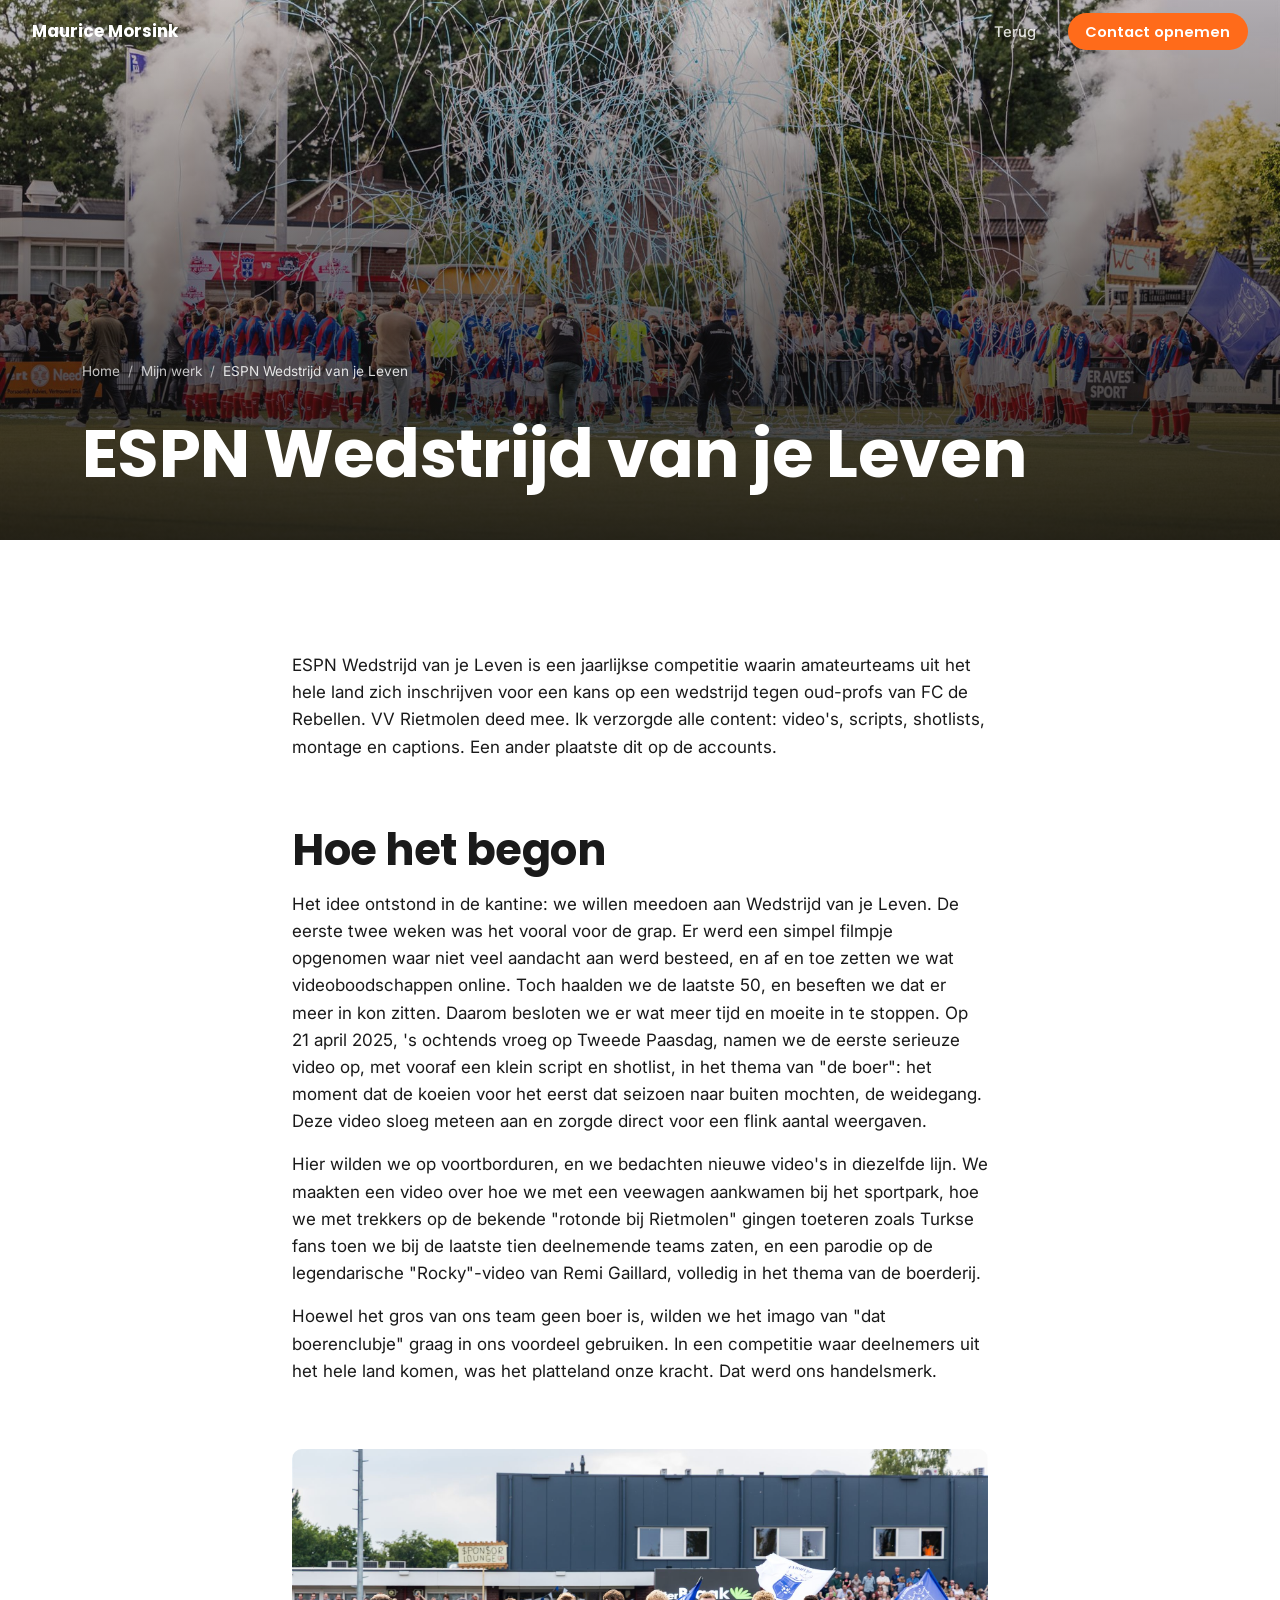
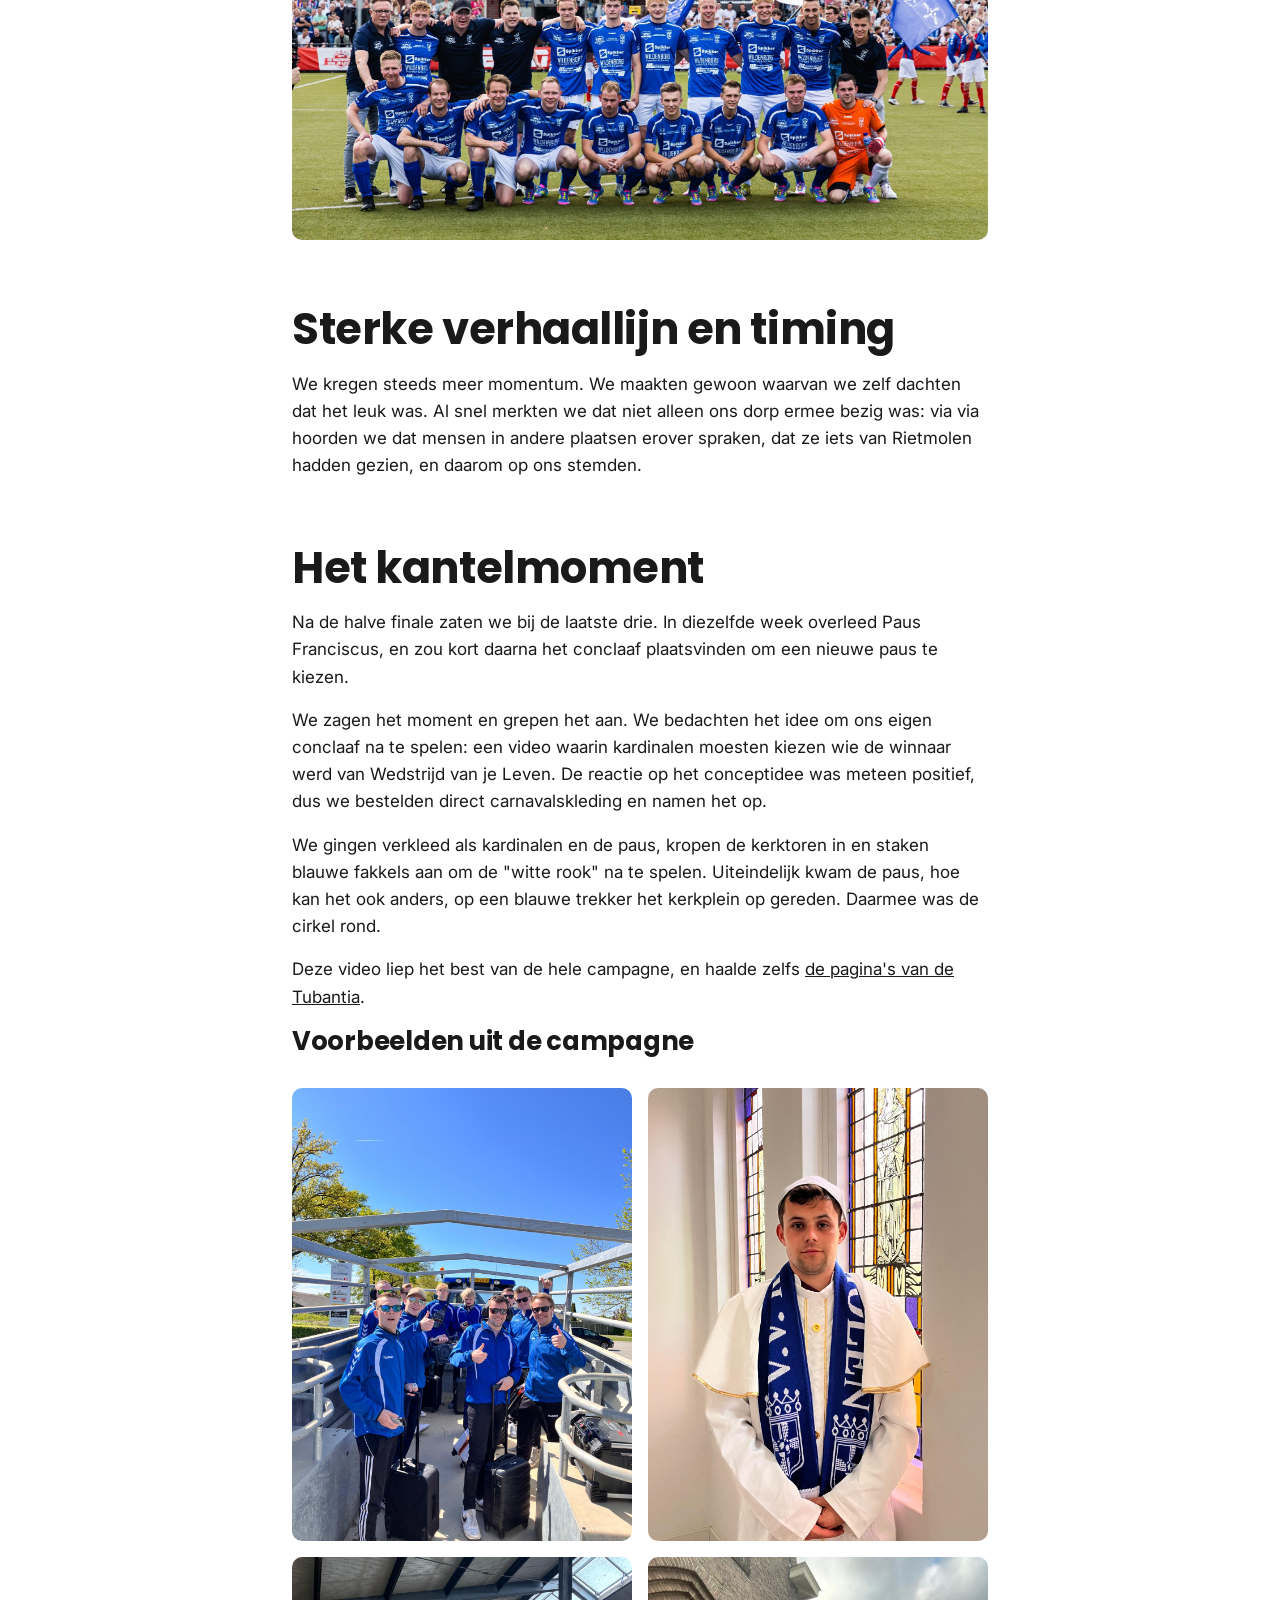
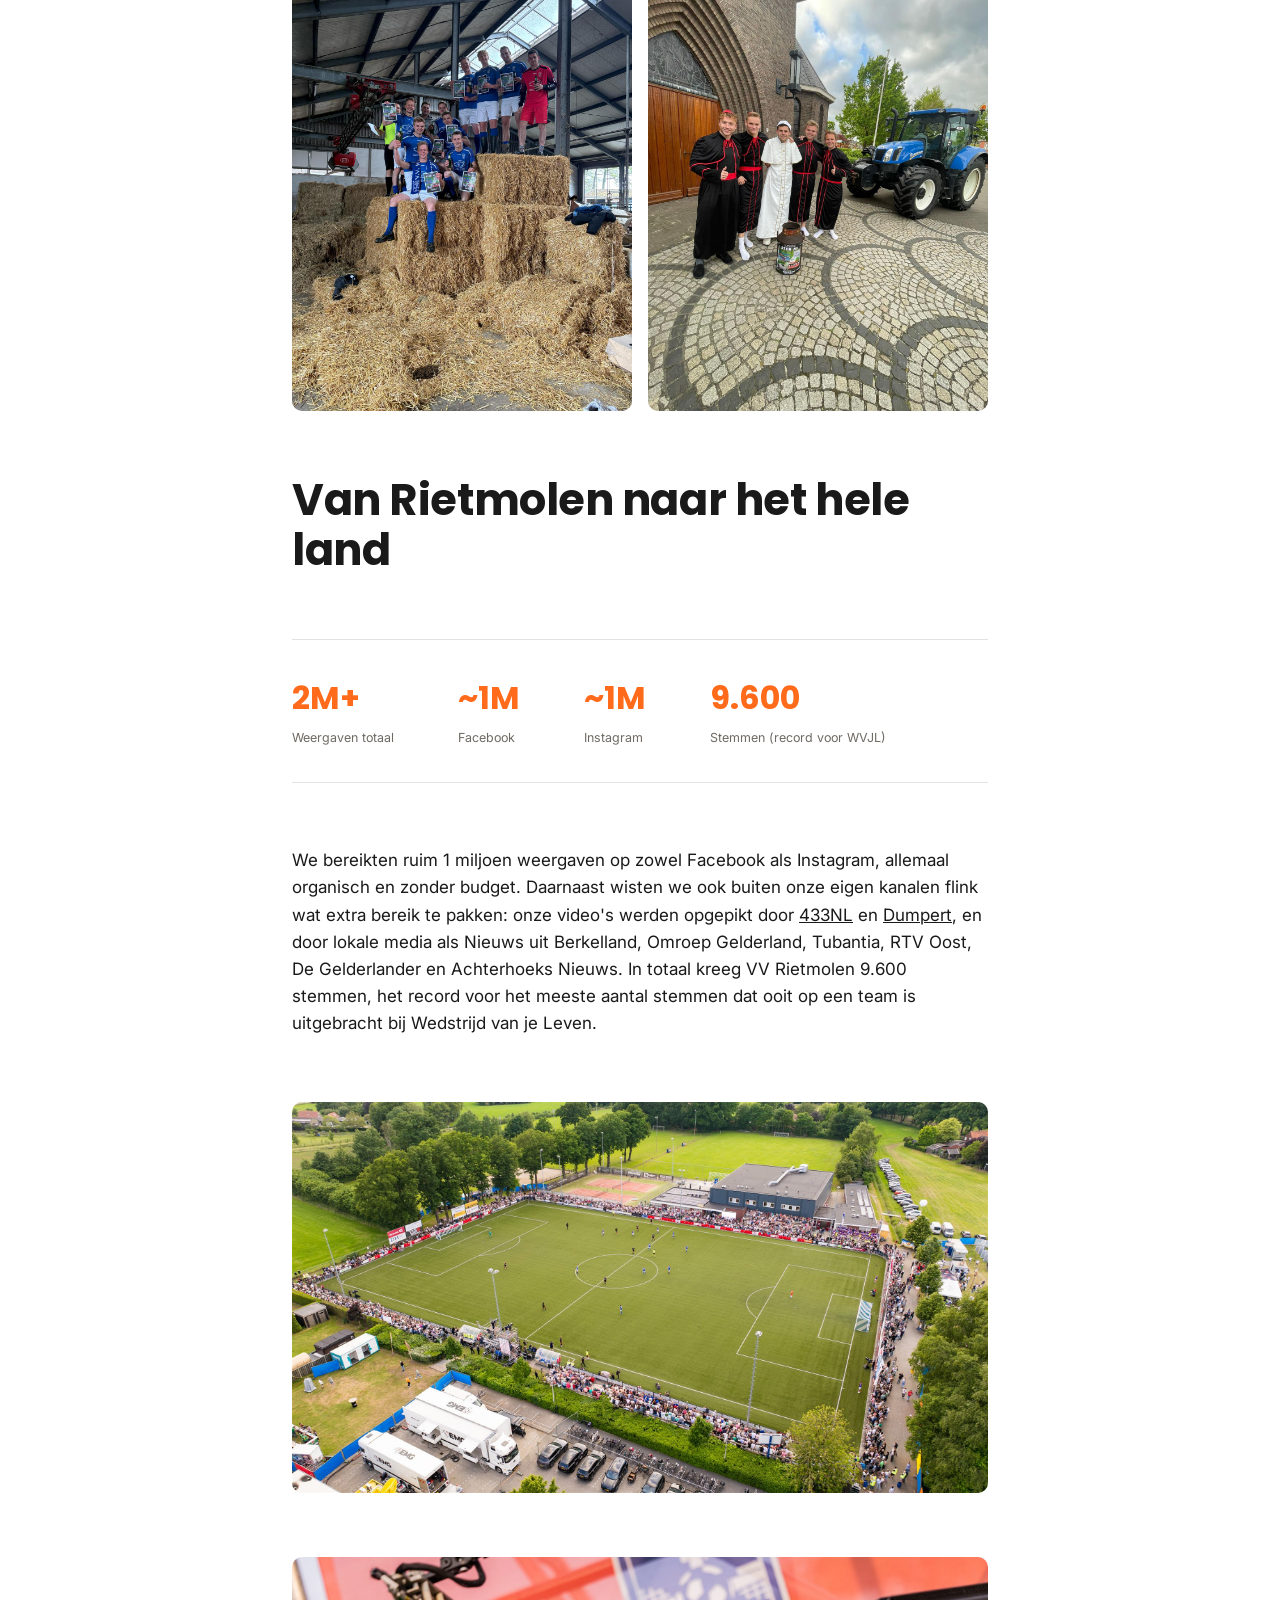
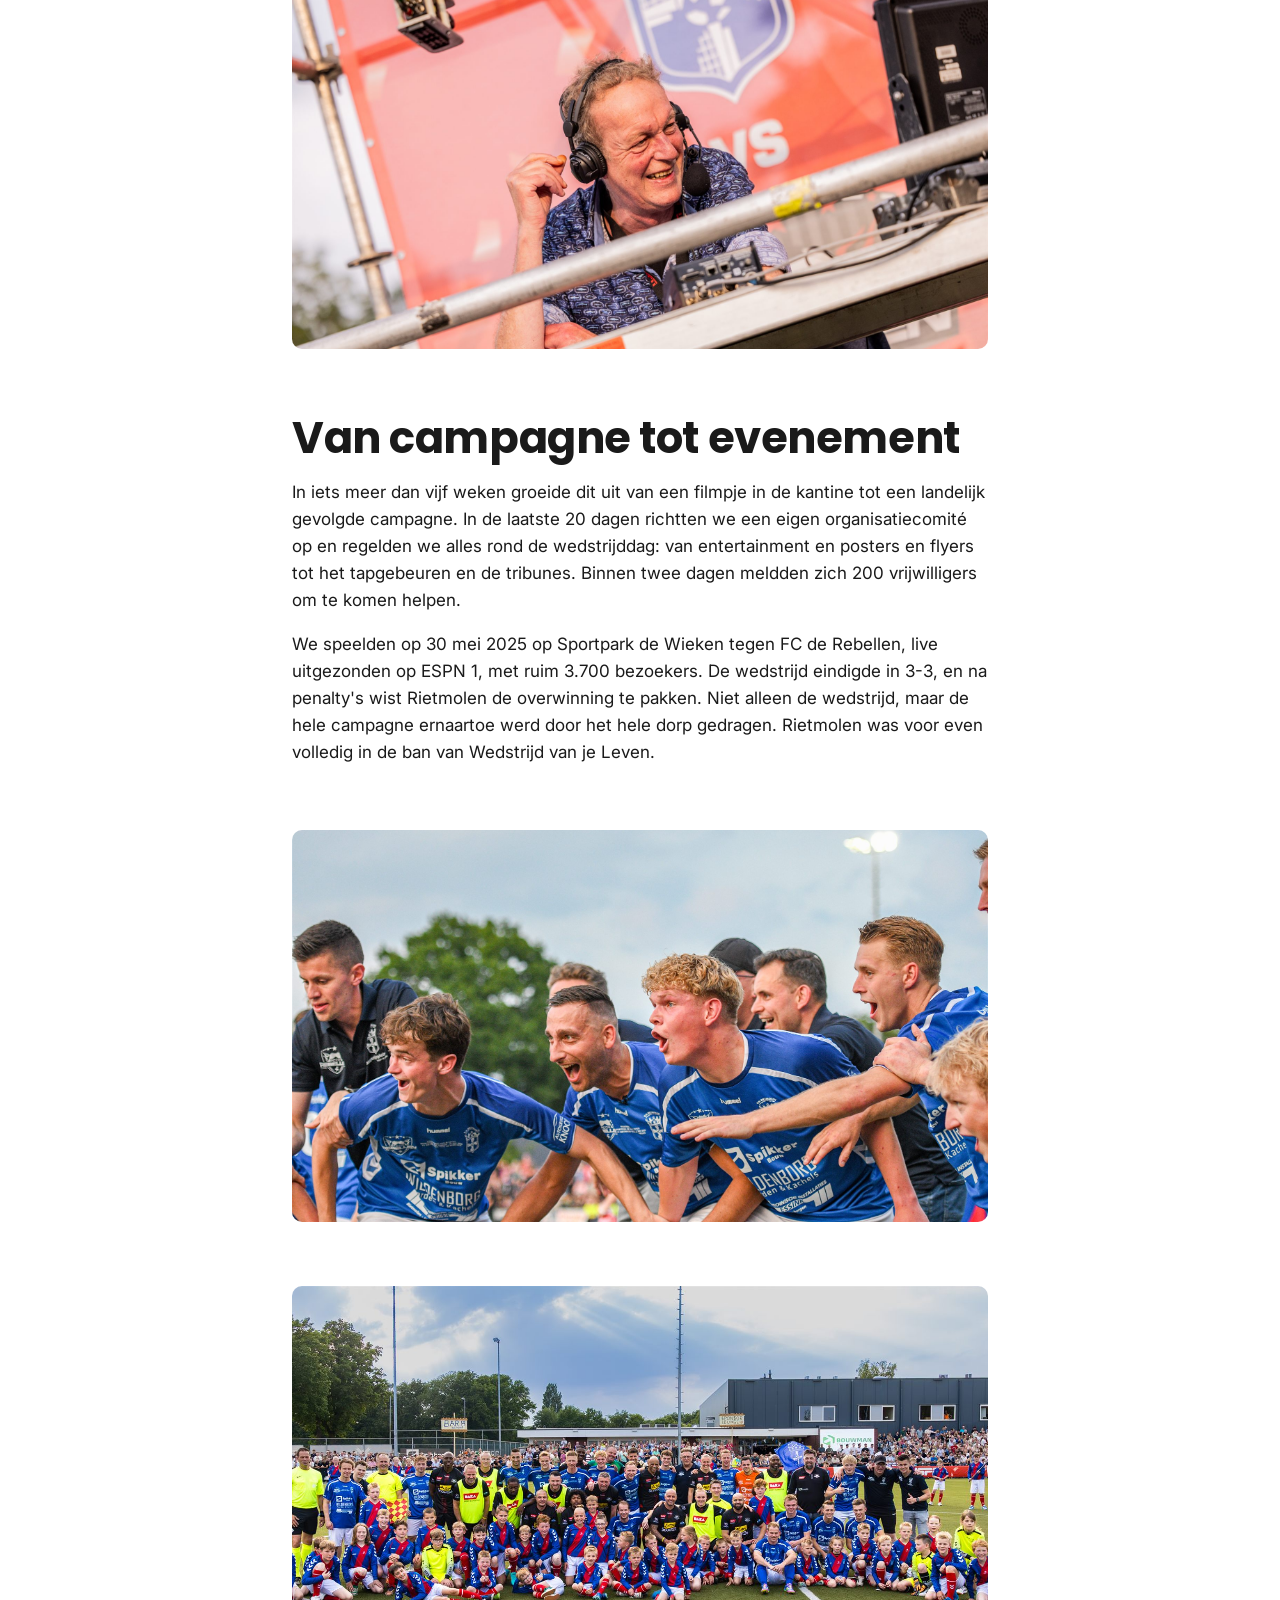
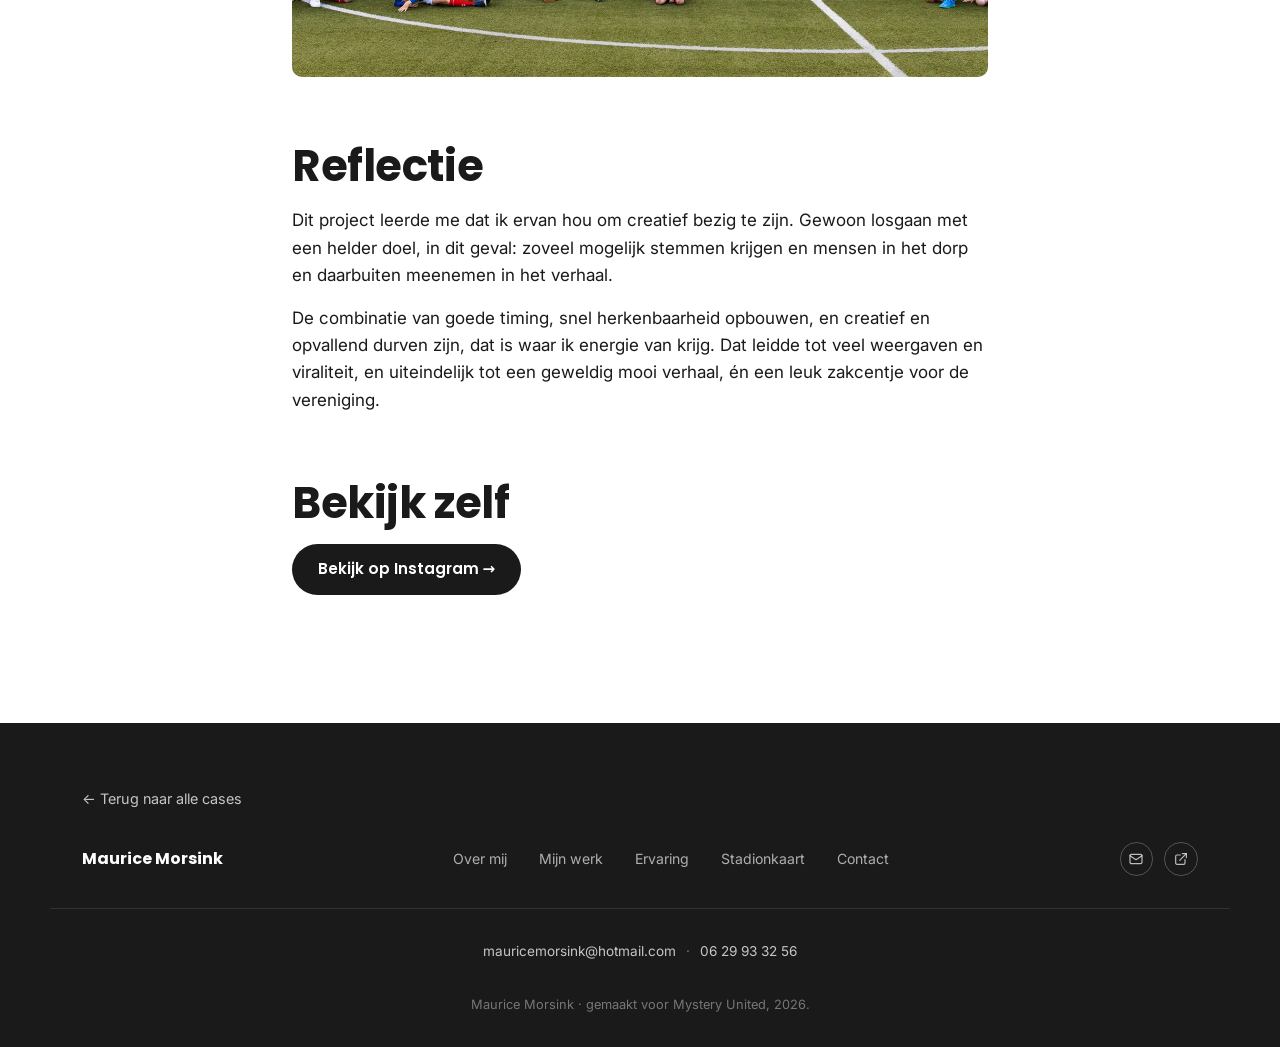
<file: cases/espn-wedstrijd-van-je-leven.html>
<!DOCTYPE html>
<html lang="nl">
<head>
<!-- Google Tag Manager -->
<script>(function(w,d,s,l,i){w[l]=w[l]||[];w[l].push({'gtm.start':
new Date().getTime(),event:'gtm.js'});var f=d.getElementsByTagName(s)[0],
j=d.createElement(s),dl=l!='dataLayer'?'&l='+l:'';j.async=true;j.src=
'https://www.googletagmanager.com/gtm.js?id='+i+dl;f.parentNode.insertBefore(j,f);
})(window,document,'script','dataLayer','GTM-KGGXTJ9X');</script>
<!-- End Google Tag Manager -->
<meta charset="UTF-8">
<meta name="viewport" content="width=device-width, initial-scale=1.0">
<title>Case: ESPN Wedstrijd van je Leven · Maurice Morsink</title>

<link rel="preconnect" href="https://fonts.googleapis.com">
<link rel="preconnect" href="https://fonts.gstatic.com" crossorigin>
<link href="https://fonts.googleapis.com/css2?family=Inter:wght@400;500;600&family=Poppins:wght@500;600;700&display=swap" rel="stylesheet">
<link rel="stylesheet" href="../css/styles.css">
</head>
<body>
<!-- Google Tag Manager (noscript) -->
<noscript><iframe src="https://www.googletagmanager.com/ns.html?id=GTM-KGGXTJ9X"
height="0" width="0" style="display:none;visibility:hidden"></iframe></noscript>
<!-- End Google Tag Manager (noscript) -->

<nav class="nav is-scrolled">
  <a href="../index.html" class="nav-logo">Maurice Morsink</a>
  <ul class="nav-links nav-links-simple">
    <li><a href="../index.html#contentmarketeer">Terug</a></li>
    <li><a href="../index.html#contact" class="nav-cta">Contact opnemen</a></li>
  </ul>
</nav>

<header class="case-hero">
  <figure class="photo" data-num="12"><img src="../assets/photos/foto-12.jpg" alt="ESPN Wedstrijd van je Leven" onerror="this.parentElement.classList.add('missing')"></figure>
  <div class="container case-hero-content">
    <nav class="breadcrumb" aria-label="Breadcrumb">
      <a href="../index.html">Home</a>
      <span>/</span>
      <a href="../index.html#contentmarketeer">Mijn werk</a>
      <span>/</span>
      <span aria-current="page">ESPN Wedstrijd van je Leven</span>
    </nav>

    <h1>ESPN Wedstrijd van je Leven</h1>
  </div>
</header>

<article class="case-body">
  <p>ESPN Wedstrijd van je Leven is een jaarlijkse competitie waarin amateurteams uit het hele land zich inschrijven voor een kans op een wedstrijd tegen oud-profs van FC de Rebellen. VV Rietmolen deed mee. Ik verzorgde alle content: video's, scripts, shotlists, montage en captions. Een ander plaatste dit op de accounts.</p>

  <h2>Hoe het begon</h2>
  <p>Het idee ontstond in de kantine: we willen meedoen aan Wedstrijd van je Leven. De eerste twee weken was het vooral voor de grap. Er werd een simpel filmpje opgenomen waar niet veel aandacht aan werd besteed, en af en toe zetten we wat videoboodschappen online. Toch haalden we de laatste 50, en beseften we dat er meer in kon zitten. Daarom besloten we er wat meer tijd en moeite in te stoppen. Op 21 april 2025, 's ochtends vroeg op Tweede Paasdag, namen we de eerste serieuze video op, met vooraf een klein script en shotlist, in het thema van "de boer": het moment dat de koeien voor het eerst dat seizoen naar buiten mochten, de weidegang. Deze video sloeg meteen aan en zorgde direct voor een flink aantal weergaven.</p>
  <p>Hier wilden we op voortborduren, en we bedachten nieuwe video's in diezelfde lijn. We maakten een video over hoe we met een veewagen aankwamen bij het sportpark, hoe we met trekkers op de bekende "rotonde bij Rietmolen" gingen toeteren zoals Turkse fans toen we bij de laatste tien deelnemende teams zaten, en een parodie op de legendarische "Rocky"-video van Remi Gaillard, volledig in het thema van de boerderij.</p>
  <p>Hoewel het gros van ons team geen boer is, wilden we het imago van "dat boerenclubje" graag in ons voordeel gebruiken. In een competitie waar deelnemers uit het hele land komen, was het platteland onze kracht. Dat werd ons handelsmerk.</p>

  <figure class="photo" data-num="55"><img src="../assets/photos/foto-55.jpg" alt="VV Rietmolen teamfoto met vlaggen en publiek" onerror="this.parentElement.classList.add('missing')"></figure>

  <h2>Sterke verhaallijn en timing</h2>
  <p>We kregen steeds meer momentum. We maakten gewoon waarvan we zelf dachten dat het leuk was. Al snel merkten we dat niet alleen ons dorp ermee bezig was: via via hoorden we dat mensen in andere plaatsen erover spraken, dat ze iets van Rietmolen hadden gezien, en daarom op ons stemden.</p>

  <h2>Het kantelmoment</h2>
  <p>Na de halve finale zaten we bij de laatste drie. In diezelfde week overleed Paus Franciscus, en zou kort daarna het conclaaf plaatsvinden om een nieuwe paus te kiezen.</p>
  <p>We zagen het moment en grepen het aan. We bedachten het idee om ons eigen conclaaf na te spelen: een video waarin kardinalen moesten kiezen wie de winnaar werd van Wedstrijd van je Leven. De reactie op het conceptidee was meteen positief, dus we bestelden direct carnavalskleding en namen het op.</p>
  <p>We gingen verkleed als kardinalen en de paus, kropen de kerktoren in en staken blauwe fakkels aan om de "witte rook" na te spelen. Uiteindelijk kwam de paus, hoe kan het ook anders, op een blauwe trekker het kerkplein op gereden. Daarmee was de cirkel rond.</p>
  <p>Deze video liep het best van de hele campagne, en haalde zelfs <a href="https://www.tubantia.nl/play/productie/vv-rietmolen-speelt-het-vaticaan-na-1399863" target="_blank" rel="noopener">de pagina's van de Tubantia</a>.</p>

  <h3>Voorbeelden uit de campagne</h3>
  <div class="case-example-grid">
    <figure class="photo" data-num="57"><img src="../assets/photos/foto-57.jpg" alt="Het team in trainingspakken in de veekar, als vertrekhal geënsceneerd" onerror="this.parentElement.classList.add('missing')"></figure>
    <figure class="photo" data-num="58"><img src="../assets/photos/foto-58.jpg" alt="In vol pausornaat voor de pausvideo" onerror="this.parentElement.classList.add('missing')"></figure>
    <figure class="photo" data-num="59"><img src="../assets/photos/foto-59.jpg" alt="Het team in de schuur met STEM NU-posters" onerror="this.parentElement.classList.add('missing')"></figure>
    <figure class="photo" data-num="61"><img src="../assets/photos/foto-61.jpg" alt="Kardinalen en de paus voor de kerk, met een trekker op de achtergrond" onerror="this.parentElement.classList.add('missing')"></figure>
  </div>

  <h2>Van Rietmolen naar het hele land</h2>
  <div class="case-stats-row">
    <div class="case-stat"><strong>2M+</strong><span>Weergaven totaal</span></div>
    <div class="case-stat"><strong>~1M</strong><span>Facebook</span></div>
    <div class="case-stat"><strong>~1M</strong><span>Instagram</span></div>
    <div class="case-stat"><strong>9.600</strong><span>Stemmen (record voor WVJL)</span></div>
  </div>
  <p>We bereikten ruim 1 miljoen weergaven op zowel Facebook als Instagram, allemaal organisch en zonder budget. Daarnaast wisten we ook buiten onze eigen kanalen flink wat extra bereik te pakken: onze video's werden opgepikt door <a href="https://www.instagram.com/reels/DJMalUdsggn/" target="_blank" rel="noopener">433NL</a> en <a href="https://www.dumpert.nl/item/100121280_c7a6d3f5" target="_blank" rel="noopener">Dumpert</a>, en door lokale media als Nieuws uit Berkelland, Omroep Gelderland, Tubantia, RTV Oost, De Gelderlander en Achterhoeks Nieuws. In totaal kreeg VV Rietmolen 9.600 stemmen, het record voor het meeste aantal stemmen dat ooit op een team is uitgebracht bij Wedstrijd van je Leven.</p>

  <figure class="photo" data-num="60"><img src="../assets/photos/foto-60.jpg" alt="Luchtfoto van het sportpark tijdens de wedstrijd, met ESPN-uitzendwagens" onerror="this.parentElement.classList.add('missing')"></figure>
  <figure class="photo" data-num="14"><img src="../assets/photos/foto-14.jpg" alt="Commentator en broadcastopstelling bij Wedstrijd van je Leven" onerror="this.parentElement.classList.add('missing')"></figure>

  <h2>Van campagne tot evenement</h2>
  <p>In iets meer dan vijf weken groeide dit uit van een filmpje in de kantine tot een landelijk gevolgde campagne. In de laatste 20 dagen richtten we een eigen organisatiecomité op en regelden we alles rond de wedstrijddag: van entertainment en posters en flyers tot het tapgebeuren en de tribunes. Binnen twee dagen meldden zich 200 vrijwilligers om te komen helpen.</p>
  <p>We speelden op 30 mei 2025 op Sportpark de Wieken tegen FC de Rebellen, live uitgezonden op ESPN 1, met ruim 3.700 bezoekers. De wedstrijd eindigde in 3-3, en na penalty's wist Rietmolen de overwinning te pakken. Niet alleen de wedstrijd, maar de hele campagne ernaartoe werd door het hele dorp gedragen. Rietmolen was voor even volledig in de ban van Wedstrijd van je Leven.</p>

  <figure class="photo" data-num="56"><img src="../assets/photos/foto-56.jpg" alt="Spelers van VV Rietmolen vieren feest" onerror="this.parentElement.classList.add('missing')"></figure>
  <figure class="photo" data-num="13"><img src="../assets/photos/foto-13.jpg" alt="Teamfoto op het veld met volle tribune" onerror="this.parentElement.classList.add('missing')"></figure>

  <h2>Reflectie</h2>
  <p>Dit project leerde me dat ik ervan hou om creatief bezig te zijn. Gewoon losgaan met een helder doel, in dit geval: zoveel mogelijk stemmen krijgen en mensen in het dorp en daarbuiten meenemen in het verhaal.</p>
  <p>De combinatie van goede timing, snel herkenbaarheid opbouwen, en creatief en opvallend durven zijn, dat is waar ik energie van krijg. Dat leidde tot veel weergaven en viraliteit, en uiteindelijk tot een geweldig mooi verhaal, én een leuk zakcentje voor de vereniging.</p>

  <h2>Bekijk zelf</h2>
  <p><a class="btn btn-dark" href="https://www.instagram.com/vvrietmolenheren1/" target="_blank" rel="noopener">Bekijk op Instagram →</a></p>
</article>

<footer class="site-footer">
  <div class="container">
    <a class="case-back" href="../index.html#contentmarketeer">← Terug naar alle cases</a>
  </div>
  <div class="container footer-inner">
    <a href="../index.html" class="footer-logo">Maurice Morsink</a>
    <ul class="footer-links">
      <li><a href="../index.html#over-mij">Over mij</a></li>
      <li><a href="../index.html#contentmarketeer">Mijn werk</a></li>
      <li><a href="../index.html#ervaring">Ervaring</a></li>
      <li><a href="../index.html#stadionkaart">Stadionkaart</a></li>
      <li><a href="../index.html#contact">Contact</a></li>
    </ul>
    <div class="footer-social">
      <a href="mailto:mauricemorsink@hotmail.com" aria-label="Mail mij">
        <svg width="16" height="16" viewBox="0 0 24 24" fill="none" stroke="currentColor" stroke-width="1.8" stroke-linecap="round" stroke-linejoin="round"><rect x="3" y="5" width="18" height="14" rx="2"/><path d="M3 7l9 6 9-6"/></svg>
      </a>
      <a href="https://www.linkedin.com/in/mauricemorsink/" target="_blank" rel="noopener" aria-label="LinkedIn">
        <svg width="16" height="16" viewBox="0 0 24 24" fill="none" stroke="currentColor" stroke-width="1.8" stroke-linecap="round" stroke-linejoin="round"><path d="M14 4h6v6"/><path d="M20 4L10 14"/><path d="M18 13v5a2 2 0 0 1-2 2H6a2 2 0 0 1-2-2V8a2 2 0 0 1 2-2h5"/></svg>
      </a>
    </div>
  </div>
  <div class="container footer-contact">
    <a href="mailto:mauricemorsink@hotmail.com">mauricemorsink@hotmail.com</a>
    <span aria-hidden="true">·</span>
    <a href="tel:0629933256">06 29 93 32 56</a>
  </div>
  <div class="container footer-bottom">Maurice Morsink · gemaakt voor Mystery United, 2026.</div>
</footer>

<script src="../js/main.js"></script>
</body>
</html>
</file>
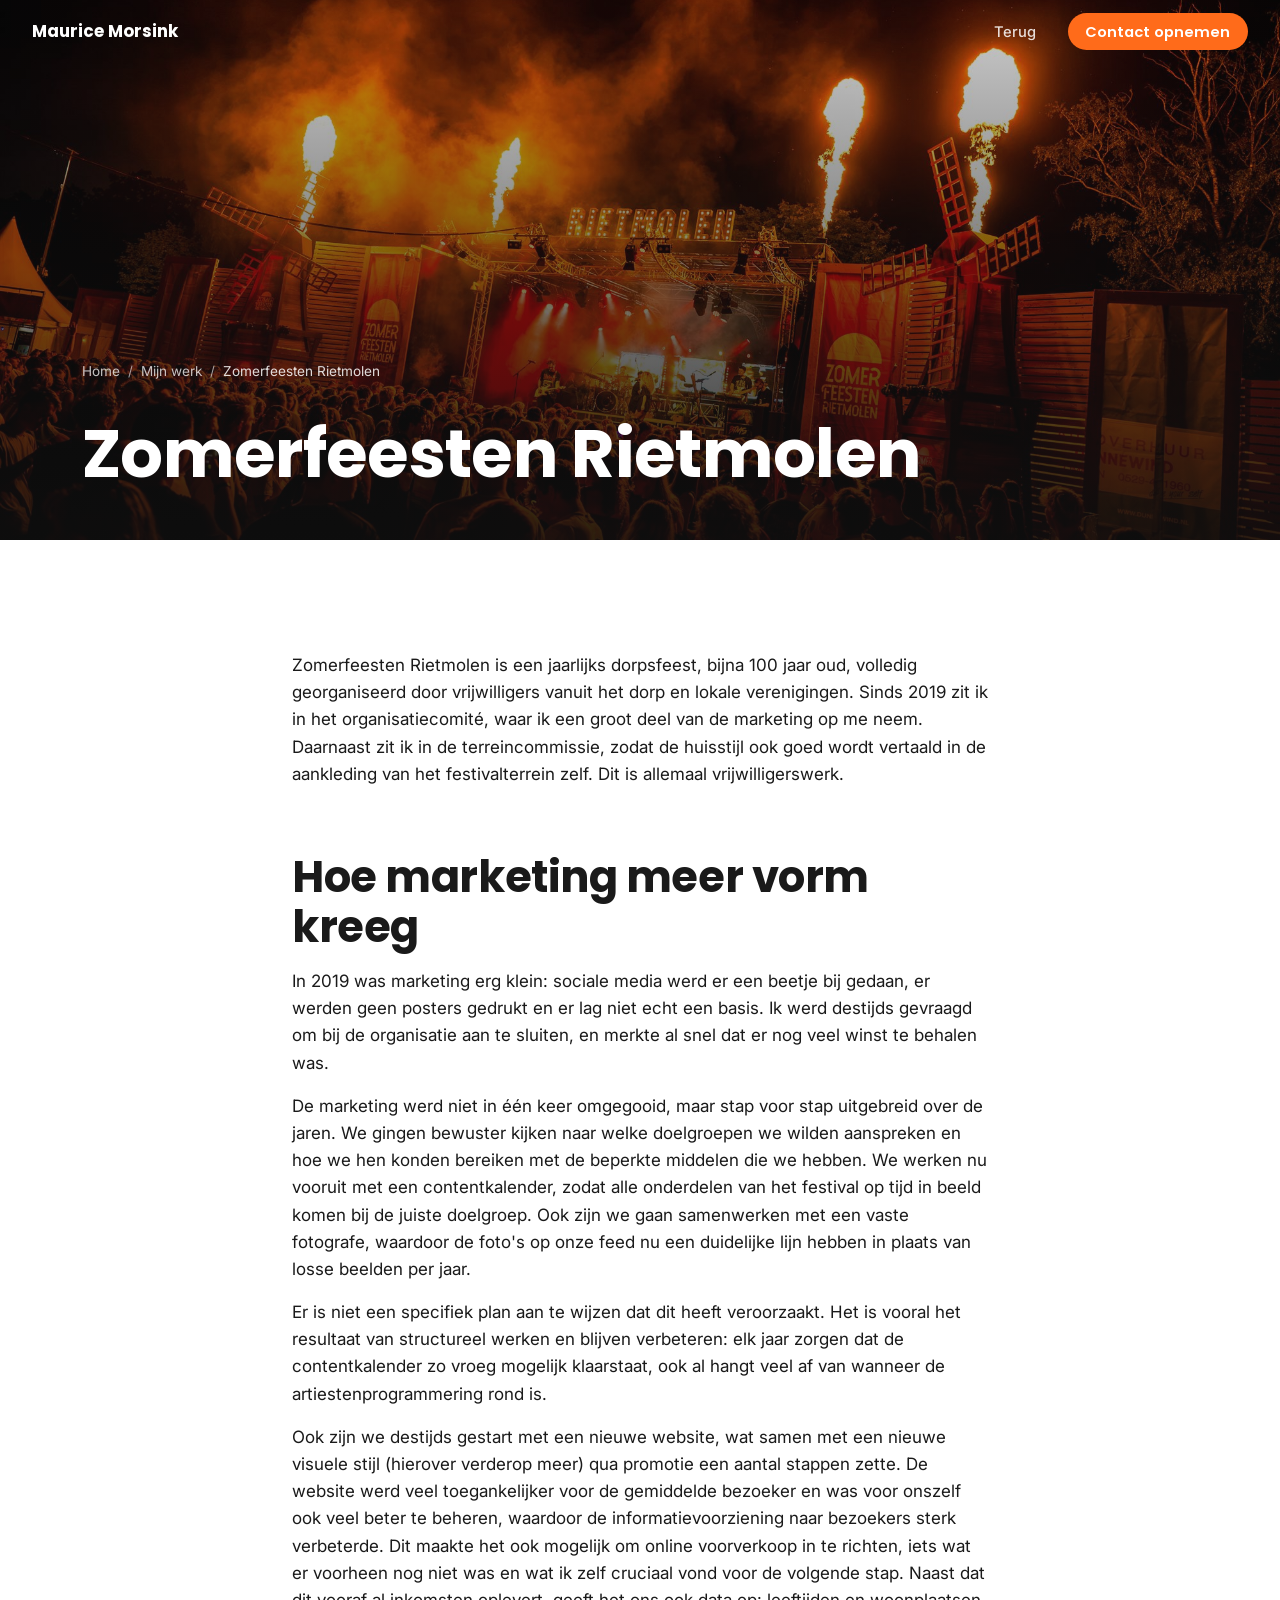
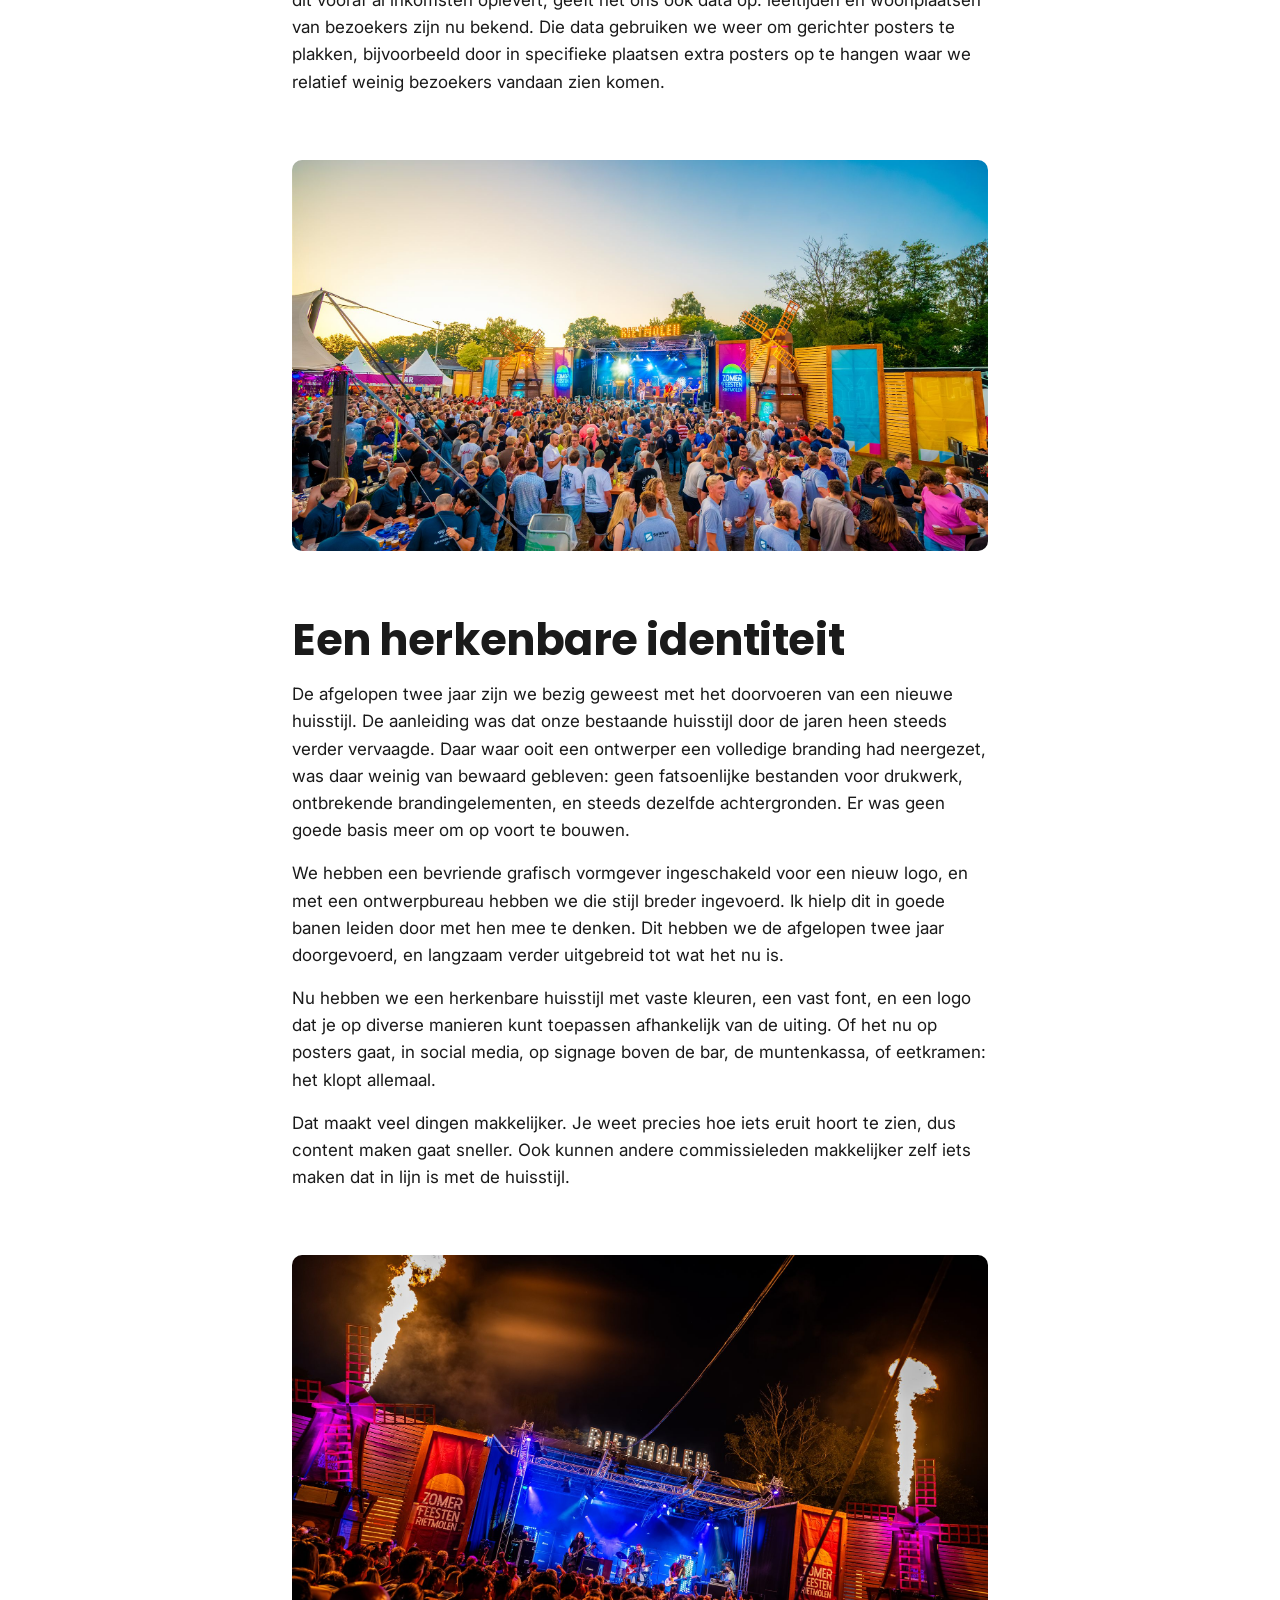
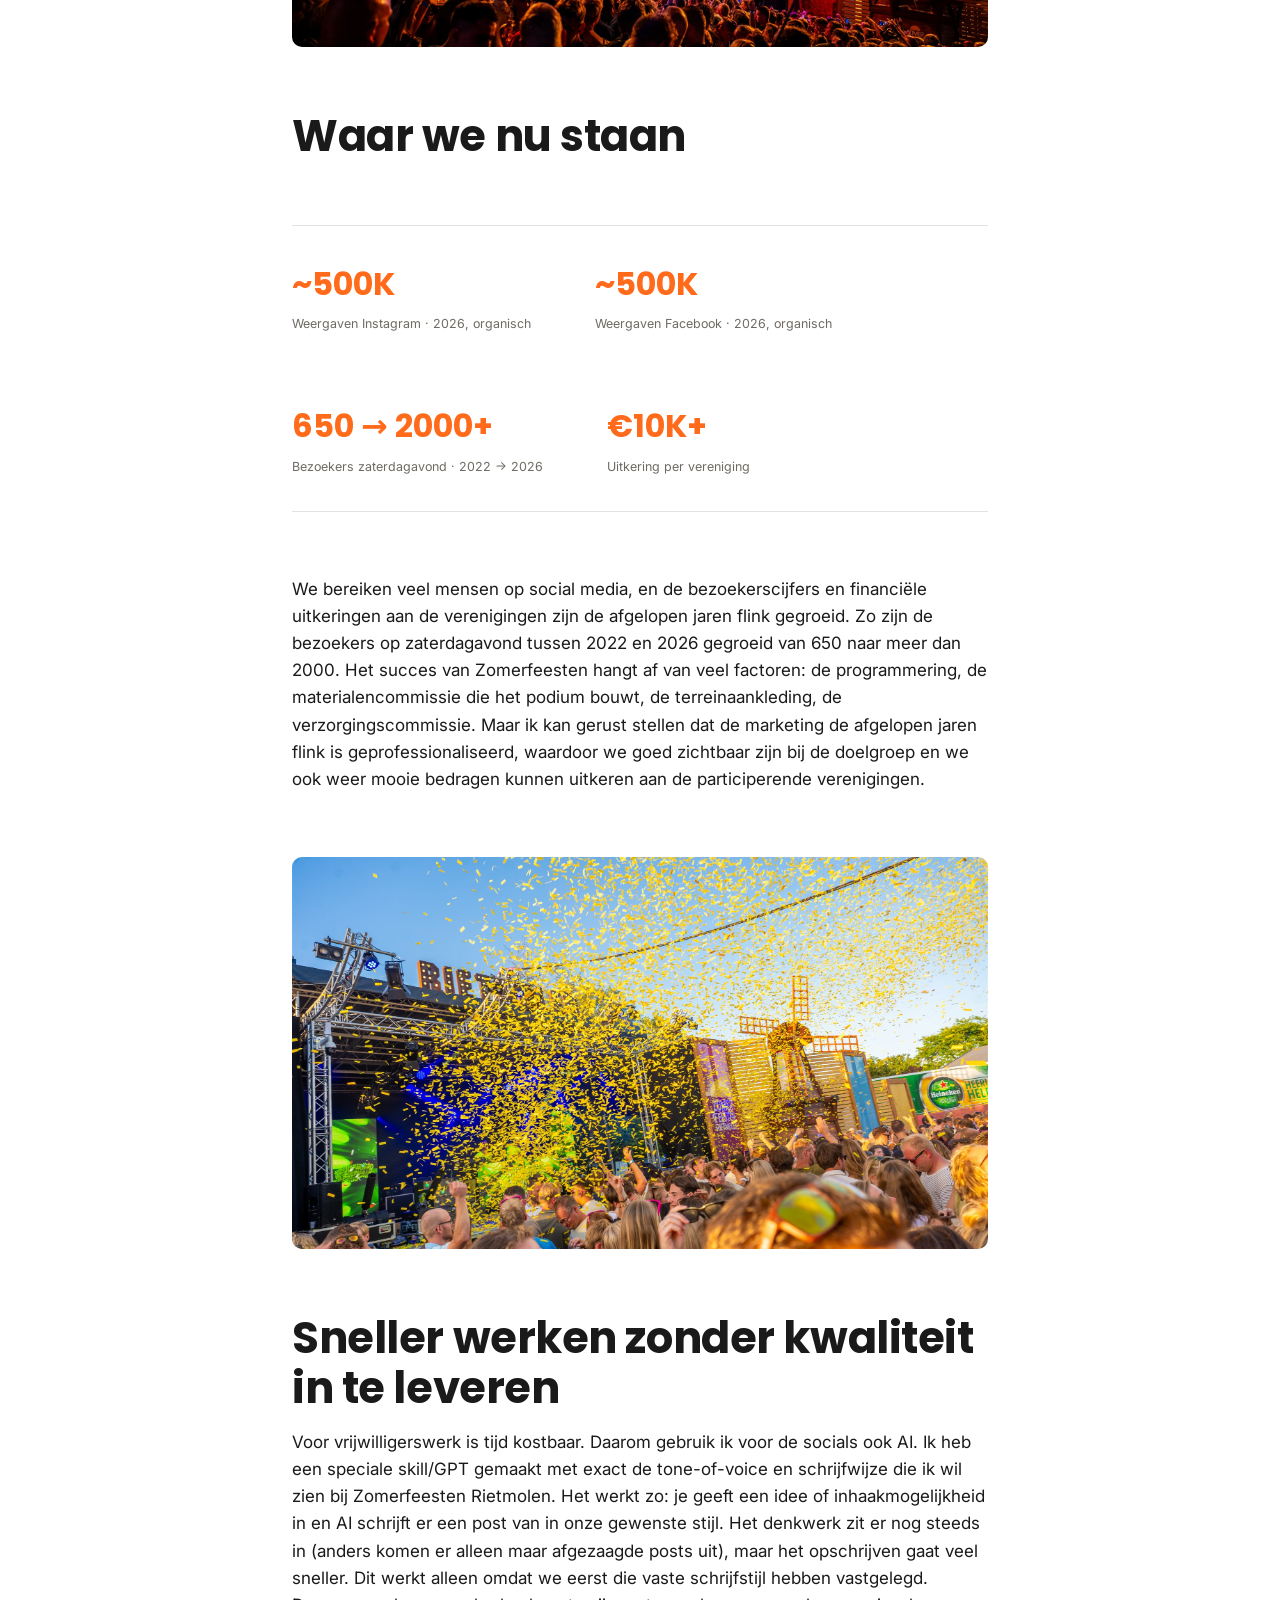
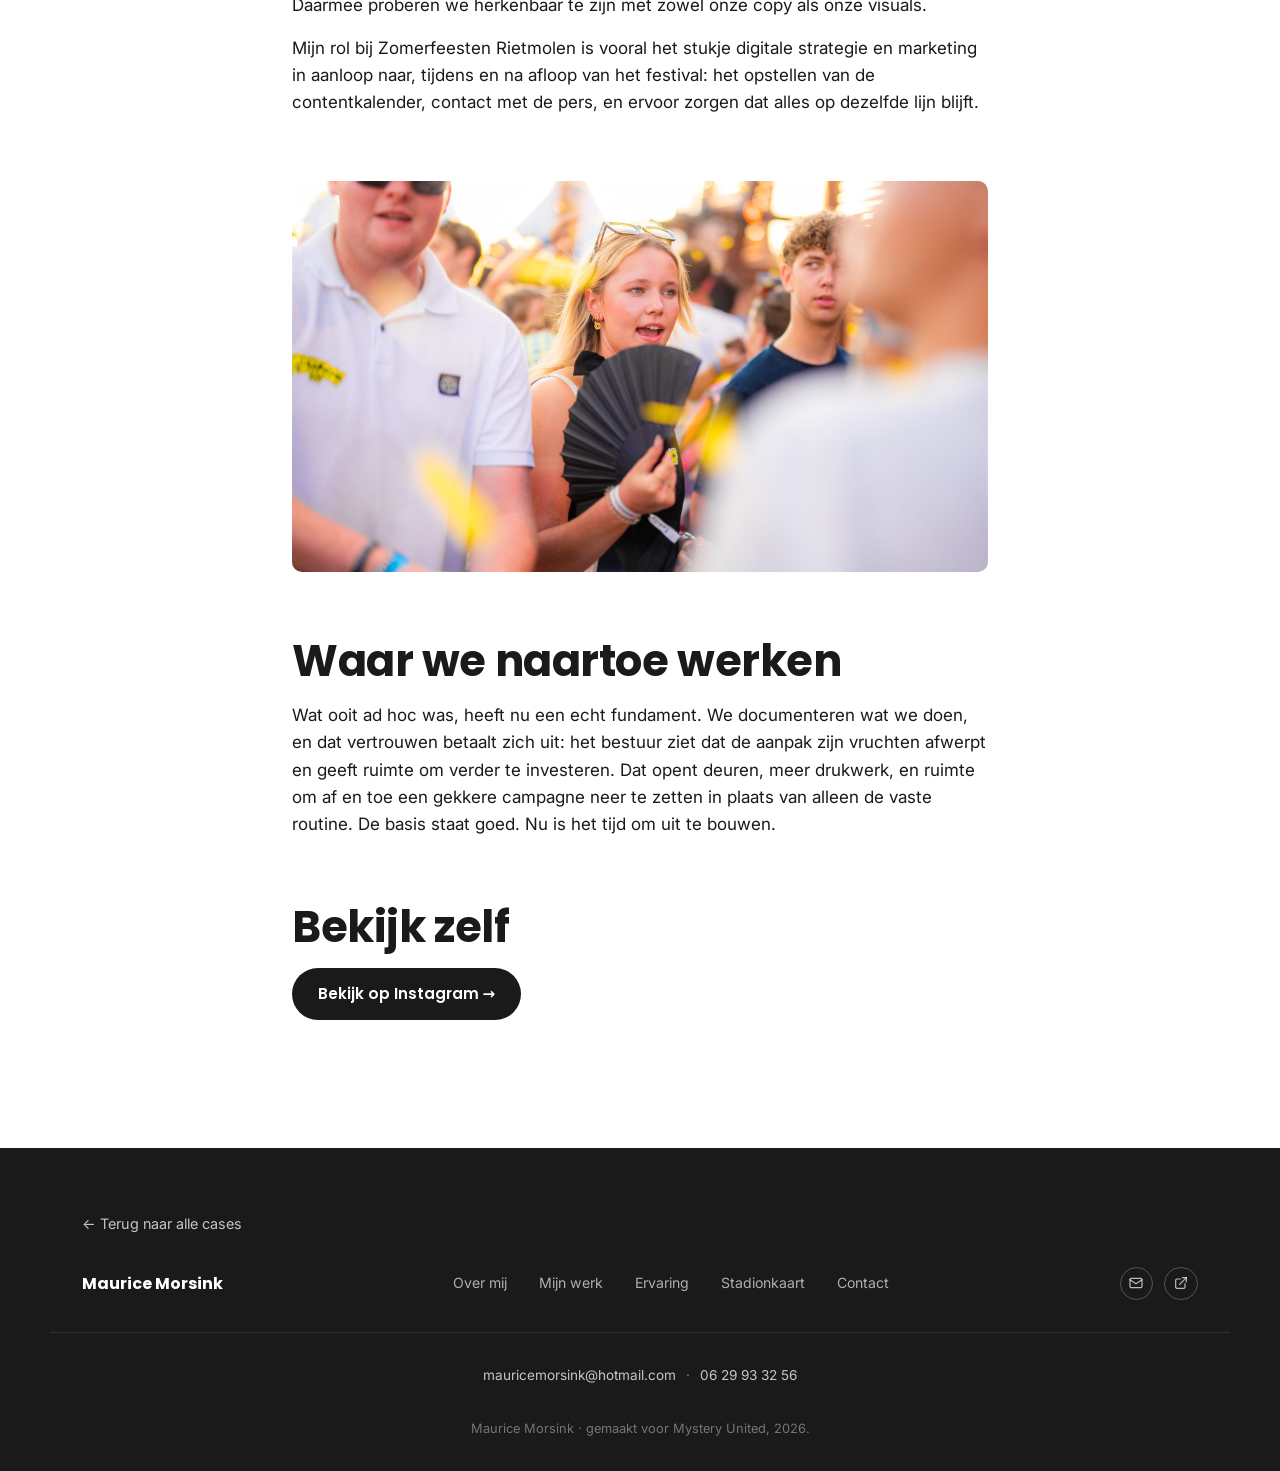
<file: cases/zomerfeesten-rietmolen.html>
<!DOCTYPE html>
<html lang="nl">
<head>
<!-- Google Tag Manager -->
<script>(function(w,d,s,l,i){w[l]=w[l]||[];w[l].push({'gtm.start':
new Date().getTime(),event:'gtm.js'});var f=d.getElementsByTagName(s)[0],
j=d.createElement(s),dl=l!='dataLayer'?'&l='+l:'';j.async=true;j.src=
'https://www.googletagmanager.com/gtm.js?id='+i+dl;f.parentNode.insertBefore(j,f);
})(window,document,'script','dataLayer','GTM-KGGXTJ9X');</script>
<!-- End Google Tag Manager -->
<meta charset="UTF-8">
<meta name="viewport" content="width=device-width, initial-scale=1.0">
<title>Case: Zomerfeesten Rietmolen · Maurice Morsink</title>

<link rel="preconnect" href="https://fonts.googleapis.com">
<link rel="preconnect" href="https://fonts.gstatic.com" crossorigin>
<link href="https://fonts.googleapis.com/css2?family=Inter:wght@400;500;600&family=Poppins:wght@500;600;700&display=swap" rel="stylesheet">
<link rel="stylesheet" href="../css/styles.css">
</head>
<body>
<!-- Google Tag Manager (noscript) -->
<noscript><iframe src="https://www.googletagmanager.com/ns.html?id=GTM-KGGXTJ9X"
height="0" width="0" style="display:none;visibility:hidden"></iframe></noscript>
<!-- End Google Tag Manager (noscript) -->

<nav class="nav is-scrolled">
  <a href="../index.html" class="nav-logo">Maurice Morsink</a>
  <ul class="nav-links nav-links-simple">
    <li><a href="../index.html#contentmarketeer">Terug</a></li>
    <li><a href="../index.html#contact" class="nav-cta">Contact opnemen</a></li>
  </ul>
</nav>

<header class="case-hero">
  <figure class="photo" data-num="09"><img src="../assets/photos/foto-09.jpg" alt="Zomerfeesten Rietmolen" onerror="this.parentElement.classList.add('missing')"></figure>
  <div class="container case-hero-content">
    <nav class="breadcrumb" aria-label="Breadcrumb">
      <a href="../index.html">Home</a>
      <span>/</span>
      <a href="../index.html#contentmarketeer">Mijn werk</a>
      <span>/</span>
      <span aria-current="page">Zomerfeesten Rietmolen</span>
    </nav>

    <h1>Zomerfeesten Rietmolen</h1>
  </div>
</header>

<article class="case-body">
  <p>Zomerfeesten Rietmolen is een jaarlijks dorpsfeest, bijna 100 jaar oud, volledig georganiseerd door vrijwilligers vanuit het dorp en lokale verenigingen. Sinds 2019 zit ik in het organisatiecomité, waar ik een groot deel van de marketing op me neem. Daarnaast zit ik in de terreincommissie, zodat de huisstijl ook goed wordt vertaald in de aankleding van het festivalterrein zelf. Dit is allemaal vrijwilligerswerk.</p>

  <h2>Hoe marketing meer vorm kreeg</h2>
  <p>In 2019 was marketing erg klein: sociale media werd er een beetje bij gedaan, er werden geen posters gedrukt en er lag niet echt een basis. Ik werd destijds gevraagd om bij de organisatie aan te sluiten, en merkte al snel dat er nog veel winst te behalen was.</p>
  <p>De marketing werd niet in één keer omgegooid, maar stap voor stap uitgebreid over de jaren. We gingen bewuster kijken naar welke doelgroepen we wilden aanspreken en hoe we hen konden bereiken met de beperkte middelen die we hebben. We werken nu vooruit met een contentkalender, zodat alle onderdelen van het festival op tijd in beeld komen bij de juiste doelgroep. Ook zijn we gaan samenwerken met een vaste fotografe, waardoor de foto's op onze feed nu een duidelijke lijn hebben in plaats van losse beelden per jaar.</p>
  <p>Er is niet een specifiek plan aan te wijzen dat dit heeft veroorzaakt. Het is vooral het resultaat van structureel werken en blijven verbeteren: elk jaar zorgen dat de contentkalender zo vroeg mogelijk klaarstaat, ook al hangt veel af van wanneer de artiestenprogrammering rond is.</p>
  <p>Ook zijn we destijds gestart met een nieuwe website, wat samen met een nieuwe visuele stijl (hierover verderop meer) qua promotie een aantal stappen zette. De website werd veel toegankelijker voor de gemiddelde bezoeker en was voor onszelf ook veel beter te beheren, waardoor de informatievoorziening naar bezoekers sterk verbeterde. Dit maakte het ook mogelijk om online voorverkoop in te richten, iets wat er voorheen nog niet was en wat ik zelf cruciaal vond voor de volgende stap. Naast dat dit vooraf al inkomsten oplevert, geeft het ons ook data op: leeftijden en woonplaatsen van bezoekers zijn nu bekend. Die data gebruiken we weer om gerichter posters te plakken, bijvoorbeeld door in specifieke plaatsen extra posters op te hangen waar we relatief weinig bezoekers vandaan zien komen.</p>

  <figure class="photo" data-num="10"><img src="../assets/photos/foto-10.jpg" alt="Zomerfeesten Rietmolen, hoofdpodium bij zonsondergang" onerror="this.parentElement.classList.add('missing')"></figure>

  <h2>Een herkenbare identiteit</h2>
  <p>De afgelopen twee jaar zijn we bezig geweest met het doorvoeren van een nieuwe huisstijl. De aanleiding was dat onze bestaande huisstijl door de jaren heen steeds verder vervaagde. Daar waar ooit een ontwerper een volledige branding had neergezet, was daar weinig van bewaard gebleven: geen fatsoenlijke bestanden voor drukwerk, ontbrekende brandingelementen, en steeds dezelfde achtergronden. Er was geen goede basis meer om op voort te bouwen.</p>
  <p>We hebben een bevriende grafisch vormgever ingeschakeld voor een nieuw logo, en met een ontwerpbureau hebben we die stijl breder ingevoerd. Ik hielp dit in goede banen leiden door met hen mee te denken. Dit hebben we de afgelopen twee jaar doorgevoerd, en langzaam verder uitgebreid tot wat het nu is.</p>
  <p>Nu hebben we een herkenbare huisstijl met vaste kleuren, een vast font, en een logo dat je op diverse manieren kunt toepassen afhankelijk van de uiting. Of het nu op posters gaat, in social media, op signage boven de bar, de muntenkassa, of eetkramen: het klopt allemaal.</p>
  <p>Dat maakt veel dingen makkelijker. Je weet precies hoe iets eruit hoort te zien, dus content maken gaat sneller. Ook kunnen andere commissieleden makkelijker zelf iets maken dat in lijn is met de huisstijl.</p>

  <figure class="photo" data-num="54"><img src="../assets/photos/foto-54.jpg" alt="De huisstijl van Zomerfeesten Rietmolen in actie op het podium" onerror="this.parentElement.classList.add('missing')"></figure>

  <h2>Waar we nu staan</h2>
  <div class="case-stats-row">
    <div class="case-stat"><strong>~500K</strong><span>Weergaven Instagram · 2026, organisch</span></div>
    <div class="case-stat"><strong>~500K</strong><span>Weergaven Facebook · 2026, organisch</span></div>
    <div class="case-stat"><strong>650 → 2000+</strong><span>Bezoekers zaterdagavond · 2022 → 2026</span></div>
    <div class="case-stat"><strong>€10K+</strong><span>Uitkering per vereniging</span></div>
  </div>
  <p>We bereiken veel mensen op social media, en de bezoekerscijfers en financiële uitkeringen aan de verenigingen zijn de afgelopen jaren flink gegroeid. Zo zijn de bezoekers op zaterdagavond tussen 2022 en 2026 gegroeid van 650 naar meer dan 2000. Het succes van Zomerfeesten hangt af van veel factoren: de programmering, de materialencommissie die het podium bouwt, de terreinaankleding, de verzorgingscommissie. Maar ik kan gerust stellen dat de marketing de afgelopen jaren flink is geprofessionaliseerd, waardoor we goed zichtbaar zijn bij de doelgroep en we ook weer mooie bedragen kunnen uitkeren aan de participerende verenigingen.</p>

  <figure class="photo" data-num="53"><img src="../assets/photos/foto-53.jpg" alt="Confetti boven het publiek bij Zomerfeesten Rietmolen" onerror="this.parentElement.classList.add('missing')"></figure>

  <h2>Sneller werken zonder kwaliteit in te leveren</h2>
  <p>Voor vrijwilligerswerk is tijd kostbaar. Daarom gebruik ik voor de socials ook AI. Ik heb een speciale skill/GPT gemaakt met exact de tone-of-voice en schrijfwijze die ik wil zien bij Zomerfeesten Rietmolen. Het werkt zo: je geeft een idee of inhaakmogelijkheid in en AI schrijft er een post van in onze gewenste stijl. Het denkwerk zit er nog steeds in (anders komen er alleen maar afgezaagde posts uit), maar het opschrijven gaat veel sneller. Dit werkt alleen omdat we eerst die vaste schrijfstijl hebben vastgelegd. Daarmee proberen we herkenbaar te zijn met zowel onze copy als onze visuals.</p>
  <p>Mijn rol bij Zomerfeesten Rietmolen is vooral het stukje digitale strategie en marketing in aanloop naar, tijdens en na afloop van het festival: het opstellen van de contentkalender, contact met de pers, en ervoor zorgen dat alles op dezelfde lijn blijft.</p>

  <figure class="photo" data-num="11"><img src="../assets/photos/foto-11.jpg" alt="Bezoekers van Zomerfeesten Rietmolen" onerror="this.parentElement.classList.add('missing')"></figure>

  <h2>Waar we naartoe werken</h2>
  <p>Wat ooit ad hoc was, heeft nu een echt fundament. We documenteren wat we doen, en dat vertrouwen betaalt zich uit: het bestuur ziet dat de aanpak zijn vruchten afwerpt en geeft ruimte om verder te investeren. Dat opent deuren, meer drukwerk, en ruimte om af en toe een gekkere campagne neer te zetten in plaats van alleen de vaste routine. De basis staat goed. Nu is het tijd om uit te bouwen.</p>

  <h2>Bekijk zelf</h2>
  <p><a class="btn btn-dark" href="https://www.instagram.com/zomerfeesten_rietmolen/" target="_blank" rel="noopener">Bekijk op Instagram →</a></p>
</article>

<footer class="site-footer">
  <div class="container">
    <a class="case-back" href="../index.html#contentmarketeer">← Terug naar alle cases</a>
  </div>
  <div class="container footer-inner">
    <a href="../index.html" class="footer-logo">Maurice Morsink</a>
    <ul class="footer-links">
      <li><a href="../index.html#over-mij">Over mij</a></li>
      <li><a href="../index.html#contentmarketeer">Mijn werk</a></li>
      <li><a href="../index.html#ervaring">Ervaring</a></li>
      <li><a href="../index.html#stadionkaart">Stadionkaart</a></li>
      <li><a href="../index.html#contact">Contact</a></li>
    </ul>
    <div class="footer-social">
      <a href="mailto:mauricemorsink@hotmail.com" aria-label="Mail mij">
        <svg width="16" height="16" viewBox="0 0 24 24" fill="none" stroke="currentColor" stroke-width="1.8" stroke-linecap="round" stroke-linejoin="round"><rect x="3" y="5" width="18" height="14" rx="2"/><path d="M3 7l9 6 9-6"/></svg>
      </a>
      <a href="https://www.linkedin.com/in/mauricemorsink/" target="_blank" rel="noopener" aria-label="LinkedIn">
        <svg width="16" height="16" viewBox="0 0 24 24" fill="none" stroke="currentColor" stroke-width="1.8" stroke-linecap="round" stroke-linejoin="round"><path d="M14 4h6v6"/><path d="M20 4L10 14"/><path d="M18 13v5a2 2 0 0 1-2 2H6a2 2 0 0 1-2-2V8a2 2 0 0 1 2-2h5"/></svg>
      </a>
    </div>
  </div>
  <div class="container footer-contact">
    <a href="mailto:mauricemorsink@hotmail.com">mauricemorsink@hotmail.com</a>
    <span aria-hidden="true">·</span>
    <a href="tel:0629933256">06 29 93 32 56</a>
  </div>
  <div class="container footer-bottom">Maurice Morsink · gemaakt voor Mystery United, 2026.</div>
</footer>

<script src="../js/main.js"></script>
</body>
</html>
</file>
<file: css/styles.css>
/* ============================================
   Mystery United — sollicitatiesite Maurice
   Design system: antraciet/wit basis, oranje accent
   ============================================ */

:root {
  --color-ink: #1a1a1a;
  --color-ink-soft: #2c2c2c;
  --color-paper: #ffffff;
  --color-paper-soft: #f5f4f2;
  --color-line: #e4e2de;
  --color-orange: #ff6b1a; /* placeholder — vervang door exact Mystery United-oranje */
  --color-orange-dark: #e0570d;
  --color-muted: #6f6a63;

  --font-head: "Poppins", "Segoe UI", system-ui, sans-serif;
  --font-body: "Inter", "Segoe UI", system-ui, sans-serif;

  --gap-xs: 0.5rem;
  --gap-sm: 1rem;
  --gap-md: 2rem;
  --gap-lg: 4rem;
  --gap-xl: 7rem;

  --radius: 10px;
  --shadow-soft: 0 12px 30px rgba(26, 26, 26, 0.12);
  --container: 1180px;
}

* { box-sizing: border-box; }

html { scroll-behavior: smooth; }

/* Compenseert voor de vaste navigatiebalk (~62px) zodat een sectie niet half
   achter de nav verdwijnt wanneer je er via een menu-link naartoe springt. */
section[id] { scroll-margin-top: 80px; }

body {
  margin: 0;
  background: var(--color-paper);
  color: var(--color-ink);
  font-family: var(--font-body);
  font-size: 17px;
  line-height: 1.6;
  -webkit-font-smoothing: antialiased;
  overflow-x: hidden;
}

h1, h2, h3, h4 {
  font-family: var(--font-head);
  font-weight: 700;
  line-height: 1.15;
  margin: 0 0 var(--gap-sm);
  letter-spacing: -0.01em;
}

h2 { font-size: clamp(1.9rem, 3.4vw, 2.75rem); }
h3 { font-size: clamp(1.25rem, 2vw, 1.6rem); }

p { margin: 0 0 1rem; }
a { color: inherit; }

img { max-width: 100%; display: block; }

.container {
  width: 100%;
  max-width: var(--container);
  margin: 0 auto;
  padding: 0 var(--gap-md);
}

section { padding: var(--gap-xl) 0; }

.eyebrow {
  display: inline-block;
  font-family: var(--font-head);
  font-size: 0.8rem;
  font-weight: 600;
  letter-spacing: 0.14em;
  text-transform: uppercase;
  color: var(--color-orange);
  margin-bottom: var(--gap-xs);
}

.lede {
  max-width: 640px;
  color: var(--color-muted);
  font-size: 1.1rem;
}
.about-text {
  max-width: 640px;
  color: var(--color-ink);
  font-size: 1.05rem;
}

.btn {
  display: inline-flex;
  align-items: center;
  gap: 0.5rem;
  font-family: var(--font-head);
  font-weight: 600;
  font-size: 0.95rem;
  padding: 0.85rem 1.6rem;
  border-radius: 999px;
  background: var(--color-orange);
  color: var(--color-paper);
  text-decoration: none;
  border: none;
  cursor: pointer;
  transition: transform 0.2s ease, background 0.2s ease;
}
.btn:hover { background: var(--color-orange-dark); transform: translateY(-2px); }
.btn.btn-ghost {
  background: transparent;
  color: var(--color-paper);
  border: 1.5px solid rgba(255,255,255,0.6);
}
.btn.btn-ghost:hover { background: rgba(255,255,255,0.12); }
.btn.btn-dark { background: var(--color-ink); }
.btn.btn-dark:hover { background: #000; }

/* ---------- Nav ---------- */
.nav {
  position: fixed;
  top: 0; left: 0; right: 0;
  z-index: 100;
  display: flex;
  align-items: center;
  justify-content: space-between;
  padding: 1.1rem var(--gap-md);
  transition: box-shadow 0.3s ease;
}
/* Achtergrond/blur op een pseudo-element i.p.v. direct op .nav: backdrop-filter
   op .nav zelf zou een nieuw containing block vormen voor de fixed-positioned
   mobiele menu-overlay (#nav-links), waardoor die niet meer het hele scherm vult
   zodra er gescrold is. */
.nav::before {
  content: "";
  position: absolute;
  inset: 0;
  z-index: -1;
  pointer-events: none;
  background: rgba(26,26,26,0.0);
  transition: background 0.3s ease, backdrop-filter 0.3s ease;
}
.nav.is-scrolled::before {
  background: rgba(26,26,26,0.92);
  backdrop-filter: blur(6px);
}
.nav.is-scrolled {
  box-shadow: 0 4px 20px rgba(0,0,0,0.15);
}
.nav-logo {
  font-family: var(--font-head);
  font-weight: 700;
  color: #fff;
  text-decoration: none;
  font-size: 1.05rem;
}
.nav-links {
  display: flex;
  align-items: center;
  gap: var(--gap-md);
  list-style: none;
  margin: 0; padding: 0;
}
.nav-links a {
  color: #fff;
  text-decoration: none;
  font-size: 0.92rem;
  font-weight: 500;
  opacity: 0.85;
}
.nav-links a:hover { opacity: 1; }
.nav-links .nav-cta {
  font-family: var(--font-head);
  font-weight: 600;
  opacity: 1;
  background: var(--color-orange);
  padding: 0.55rem 1.1rem;
  border-radius: 999px;
  transition: background 0.2s ease, transform 0.2s ease;
}
.nav-links .nav-cta:hover { background: var(--color-orange-dark); transform: translateY(-1px); }

.nav-toggle {
  display: none;
  flex-direction: column;
  justify-content: center;
  align-items: flex-end;
  gap: 5px;
  width: 2.2rem;
  height: 2.2rem;
  background: none;
  border: none;
  cursor: pointer;
  padding: 0;
  z-index: 101;
}
.nav-toggle span {
  display: block;
  width: 100%;
  height: 2px;
  background: #fff;
  border-radius: 2px;
  transition: transform 0.25s ease, opacity 0.25s ease, width 0.25s ease;
}
.nav.is-open .nav-toggle span:nth-child(1) { transform: translateY(7px) rotate(45deg); width: 100%; }
.nav.is-open .nav-toggle span:nth-child(2) { opacity: 0; }
.nav.is-open .nav-toggle span:nth-child(3) { transform: translateY(-7px) rotate(-45deg); width: 100%; }

@media (max-width: 720px) {
  .nav-links:not(.nav-links-simple) {
    display: none;
    position: fixed;
    inset: 0;
    flex-direction: column;
    align-items: center;
    justify-content: center;
    gap: var(--gap-md);
    background: rgba(18,18,18,0.98);
    backdrop-filter: blur(8px);
  }
  .nav.is-open .nav-links:not(.nav-links-simple) { display: flex; }
  .nav-links:not(.nav-links-simple) a { font-size: 1.15rem; }
  .nav-toggle { display: flex; }

  /* Simpele case-pagina-nav (2 items) krijgt geen hamburger, maar moet op
     smalle schermen wel passen naast de logo-naam. */
  .nav-links-simple { gap: 0.5rem; }
  .nav-links-simple a { font-size: 0.82rem; }
  .nav-links-simple .nav-cta { padding: 0.45rem 0.8rem; white-space: nowrap; }
}

@media (max-width: 360px) {
  .nav:has(.nav-links-simple) { flex-wrap: wrap; row-gap: 0.6rem; }
}

/* ---------- Hero ---------- */
.hero {
  position: relative;
  min-height: 78svh;
  display: flex;
  align-items: center;
  color: #fff;
  overflow: hidden;
  background:
    radial-gradient(ellipse 60% 50% at 12% 20%, rgba(255,107,26,0.18), transparent 60%),
    linear-gradient(160deg, #1e1e1e 0%, #262626 55%, #161616 100%);
  padding: 6rem 0 var(--gap-lg);
}
.hero-inner {
  position: relative;
  z-index: 2;
  display: grid;
  grid-template-columns: 1fr 1fr;
  align-items: center;
  gap: var(--gap-xl);
}
.hero-text { max-width: 46ch; }
.hero-role {
  font-family: var(--font-head);
  text-transform: uppercase;
  letter-spacing: 0.16em;
  font-size: 0.85rem;
  color: var(--color-orange);
  font-weight: 600;
  margin-bottom: var(--gap-sm);
}
.hero-text h1 {
  font-size: clamp(2.4rem, 5.5vw, 4rem);
  margin-bottom: var(--gap-sm);
}
.hero-tagline {
  font-size: clamp(1.05rem, 2vw, 1.3rem);
  color: rgba(255,255,255,0.82);
  margin-bottom: var(--gap-md);
}
.hero-portrait {
  position: relative;
  width: 100%;
  max-width: 480px;
  aspect-ratio: 4/3;
  border-radius: var(--radius);
  overflow: hidden;
  box-shadow: var(--shadow-soft);
  justify-self: end;
  border: 1px solid rgba(255,255,255,0.08);
}
.hero-portrait img {
  width: 100%;
  height: 100%;
  object-fit: cover;
}

@media (max-width: 820px) {
  .hero-inner { grid-template-columns: 1fr; gap: var(--gap-md); text-align: center; }
  .hero-text { max-width: none; justify-self: center; }
  .hero-portrait { justify-self: center; max-width: 420px; }
}

/* ---------- Photo placeholder system ---------- */
.photo {
  position: relative;
  margin: 0;
  overflow: hidden;
  border-radius: var(--radius);
  background: var(--color-paper-soft);
  aspect-ratio: var(--ph-ratio, 4/5);
}
.photo img {
  width: 100%;
  height: 100%;
  object-fit: cover;
  transition: transform 0.5s ease;
}
.photo:hover img { transform: scale(1.045); }
.photo.missing img { display: none; }
.photo.missing {
  display: flex;
  align-items: center;
  justify-content: center;
  border: 1.5px dashed var(--color-line);
  background:
    repeating-linear-gradient(135deg, var(--color-paper-soft), var(--color-paper-soft) 10px, #efece7 10px, #efece7 20px);
}
.photo.missing::after {
  content: "FOTO " attr(data-num);
  font-family: var(--font-head);
  font-weight: 600;
  font-size: 0.85rem;
  letter-spacing: 0.08em;
  color: var(--color-muted);
  background: rgba(255,255,255,0.85);
  padding: 0.35rem 0.7rem;
  border-radius: 999px;
}

/* ---------- Section headers ---------- */
.section-head {
  margin-bottom: var(--gap-lg);
}
.section-head.center { text-align: center; margin-left: auto; margin-right: auto; }

/* ---------- Over mij ---------- */
.about {
  background: var(--color-paper-soft);
}
.about-top {
  display: grid;
  grid-template-columns: 1.1fr 0.9fr;
  gap: var(--gap-xl);
  align-items: center;
}
.about-photo-main { --ph-ratio: 4/5; margin: 0; }

@media (max-width: 820px) {
  .about-top { grid-template-columns: 1fr; gap: var(--gap-md); }
  .about-photo-main { max-width: 340px; margin: 0 auto; }
}

/* ---------- Werkervaring ---------- */
.timeline-group-title {
  font-family: var(--font-head);
  font-size: 0.85rem;
  font-weight: 600;
  text-transform: uppercase;
  letter-spacing: 0.1em;
  color: var(--color-muted);
  margin: var(--gap-lg) 0 0.75rem;
}
.section-head + .timeline-group-title { margin-top: 0; }
.timeline-list {
  list-style: none;
  margin: 0 0 var(--gap-md);
  padding: 0;
  border-top: 1px solid var(--color-line);
}
.timeline-row {
  border-bottom: 1px solid #d7d3cb;
}
.timeline-row:last-child { border-bottom: none; }
.timeline-summary {
  position: relative;
  display: grid;
  grid-template-columns: auto 1fr auto;
  align-items: center;
  gap: var(--gap-sm);
  padding: 1.5rem 2.75rem 1.5rem 0;
  cursor: pointer;
  list-style: none;
  transition: background 0.2s ease;
}
.timeline-summary:hover { background: rgba(26,26,26,0.02); }
.timeline-summary::-webkit-details-marker { display: none; }
.timeline-summary::marker { content: ""; }
.timeline-chevron {
  position: absolute;
  top: 50%;
  right: 0;
  transform: translateY(-50%);
  width: 2rem;
  height: 2rem;
  display: flex;
  align-items: center;
  justify-content: center;
  border-radius: 50%;
  border: 1px solid var(--color-line);
  color: var(--color-muted);
  transition: transform 0.25s ease, border-color 0.2s ease, color 0.2s ease, background 0.2s ease;
  pointer-events: none;
}
.timeline-summary:hover .timeline-chevron { border-color: var(--color-orange); color: var(--color-orange); }
.timeline-row[open] .timeline-chevron {
  transform: translateY(-50%) rotate(180deg);
  background: var(--color-orange);
  border-color: var(--color-orange);
  color: #fff;
}
.timeline-row[open] .timeline-summary { padding-bottom: 0.75rem; }
.timeline-kind {
  font-family: var(--font-head);
  font-size: 0.75rem;
  font-weight: 600;
  text-transform: uppercase;
  letter-spacing: 0.08em;
  color: var(--color-orange);
  border: 1px solid var(--color-orange);
  border-radius: 999px;
  padding: 0.3rem 0.7rem;
  white-space: nowrap;
}
.timeline-kind-volunteer {
  color: var(--color-muted);
  border-color: var(--color-line);
}
.timeline-title {
  font-family: var(--font-head);
  font-weight: 600;
  font-size: 1.1rem;
  color: var(--color-ink);
}
.timeline-title .tl-company { color: var(--color-orange); }
.timeline-period {
  color: var(--color-muted);
  font-size: 0.88rem;
  white-space: nowrap;
}
.timeline-desc {
  color: var(--color-muted);
  font-size: 0.92rem;
  line-height: 1.55;
  margin: 0;
  padding-bottom: 1.5rem;
}
.timeline-desc ul {
  margin: 0.5rem 0 0;
  padding-left: 1.1rem;
}
.timeline-desc li { margin-bottom: 0.2rem; }
@media (max-width: 640px) {
  .timeline-summary { grid-template-columns: 1fr; row-gap: 0.4rem; padding-right: 2.5rem; }
  .timeline-kind, .timeline-period { justify-self: start; }
}


/* ---------- Contentmarketeer cases ---------- */
.cases-grid {
  display: grid;
  grid-template-columns: 1fr 1fr;
  gap: var(--gap-md);
  margin-top: var(--gap-lg);
}
.case-card {
  position: relative;
  display: block;
  border-radius: var(--radius);
  overflow: hidden;
  text-decoration: none;
  color: #fff;
  min-height: 480px;
  box-shadow: var(--shadow-soft);
  transition: transform 0.35s ease, box-shadow 0.35s ease;
}
.case-card:hover {
  transform: translateY(-6px);
  box-shadow: 0 24px 50px rgba(0, 0, 0, 0.28);
}
.case-card .photo {
  position: absolute; inset: 0;
  border-radius: 0;
  --ph-ratio: auto;
  width: 100%;
  height: 100%;
}
.case-card::after {
  content: "";
  position: absolute; inset: 0;
  background: linear-gradient(180deg, rgba(26,26,26,0.05) 30%, rgba(15,15,15,0.9) 100%);
  z-index: 1;
  transition: background 0.35s ease;
}
.case-card:hover::after {
  background: linear-gradient(180deg, rgba(26,26,26,0.15) 20%, rgba(15,15,15,0.82) 100%);
}
.case-card-body {
  position: absolute;
  z-index: 2;
  left: 0; right: 0; bottom: 0;
  padding: var(--gap-md);
}
.case-tag {
  font-family: var(--font-head);
  font-size: 0.75rem;
  font-weight: 600;
  text-transform: uppercase;
  letter-spacing: 0.1em;
  color: var(--color-orange);
  margin-bottom: 0.4rem;
  display: block;
}
.case-card h3 { color: #fff; margin-bottom: 0.5rem; }
.case-card p { color: rgba(255,255,255,0.82); max-width: 42ch; margin-bottom: 1rem; }
.case-stats {
  display: flex;
  gap: var(--gap-md);
  margin-top: var(--gap-sm);
}
.case-stat strong {
  display: block;
  font-family: var(--font-head);
  font-size: 1.4rem;
  color: #fff;
}
.case-stat span {
  font-size: 0.78rem;
  color: rgba(255,255,255,0.7);
}
.case-card .case-link {
  font-family: var(--font-head);
  font-weight: 600;
  font-size: 0.9rem;
  color: var(--color-orange);
  display: inline-flex;
  align-items: center;
  gap: 0.4rem;
  transition: gap 0.3s ease, color 0.3s ease;
}
.case-card:hover .case-link {
  gap: 0.75rem;
  color: #fff;
}

@media (max-width: 820px) {
  .cases-grid { grid-template-columns: 1fr; }
}

/* ---------- Stadionkaart ---------- */
.map-section { background: var(--color-ink); color: #fff; }
.map-section .lede { color: rgba(255,255,255,0.72); }
.map-stats {
  display: flex;
  flex-wrap: wrap;
  gap: var(--gap-lg);
  margin: var(--gap-md) 0 var(--gap-lg);
}
.map-stat strong {
  display: block;
  font-family: var(--font-head);
  font-size: clamp(2rem, 4vw, 3rem);
  color: var(--color-orange);
}
.map-stat span {
  font-size: 0.85rem;
  color: rgba(255,255,255,0.65);
  text-transform: uppercase;
  letter-spacing: 0.06em;
}
.map-filters {
  display: flex;
  flex-wrap: wrap;
  gap: 0.6rem;
  margin-bottom: var(--gap-sm);
}
.map-filter-btn {
  font-family: var(--font-head);
  font-size: 0.82rem;
  font-weight: 600;
  padding: 0.5rem 1rem;
  border-radius: 999px;
  border: 1px solid rgba(255,255,255,0.3);
  background: transparent;
  color: rgba(255,255,255,0.85);
  cursor: pointer;
  transition: all 0.2s ease;
}
.map-filter-btn:hover { border-color: var(--color-orange); }
.map-filter-btn.is-active {
  background: var(--color-orange);
  border-color: var(--color-orange);
  color: #fff;
}
#stadium-map {
  height: 560px;
  width: 100%;
  border-radius: var(--radius);
  overflow: hidden;
  box-shadow: var(--shadow-soft);
}

/* ---------- Archiefcarrousel (Instagram-stories) ---------- */
.archive-strip { margin-top: var(--gap-xl); }
.archive-strip-head {
  display: flex;
  align-items: center;
  justify-content: space-between;
  gap: var(--gap-sm);
  margin-bottom: var(--gap-sm);
}
.archive-strip-head h3 { color: #fff; margin: 0; }
.archive-strip-head .lede { margin: 0.3rem 0 0; }
.archive-nav { display: flex; gap: 0.6rem; flex-shrink: 0; }
.archive-nav button {
  width: 2.5rem;
  height: 2.5rem;
  border-radius: 50%;
  border: 1px solid rgba(255,255,255,0.3);
  background: transparent;
  color: #fff;
  font-size: 1.1rem;
  line-height: 1;
  cursor: pointer;
  display: flex;
  align-items: center;
  justify-content: center;
  transition: background 0.2s ease, border-color 0.2s ease;
}
.archive-nav button:hover { background: rgba(255,255,255,0.12); border-color: var(--color-orange); }
.archive-track {
  display: flex;
  gap: 1rem;
  overflow-x: auto;
  padding-bottom: 0.5rem;
  scrollbar-width: none;
}
.archive-track::-webkit-scrollbar { display: none; }
.archive-card {
  flex: 0 0 auto;
  width: 190px;
  aspect-ratio: 9/16;
  margin: 0;
  border-radius: var(--radius);
  overflow: hidden;
  box-shadow: var(--shadow-soft);
  cursor: zoom-in;
  background: var(--color-ink-soft);
}
.archive-card img {
  width: 100%;
  height: 100%;
  object-fit: cover;
  display: block;
  transition: transform 0.4s ease;
}
.archive-card:hover img { transform: scale(1.05); }

@media (max-width: 600px) {
  .archive-card { width: 140px; }
}
.leaflet-popup-content-wrapper { border-radius: 10px; }
.map-popup { width: 270px; font-family: var(--font-body); }
.map-popup h4 { font-family: var(--font-head); font-size: 1.05rem; margin-bottom: 0.5rem; color: var(--color-ink); }
.map-popup-info {
  margin: 0 0 0.5rem;
  padding: 0.4rem 0 0;
  border-top: 1px solid var(--color-line);
}
.map-popup-row {
  display: grid;
  grid-template-columns: 74px 1fr;
  gap: 0.6rem;
  padding: 0.32rem 0;
}
.map-popup-row + .map-popup-row { border-top: 1px dashed var(--color-line); }
.map-popup-row dt {
  margin: 0;
  font-family: var(--font-head);
  font-size: 0.64rem;
  font-weight: 700;
  text-transform: uppercase;
  letter-spacing: 0.05em;
  color: var(--color-muted);
}
.map-popup-row dd {
  margin: 0;
  font-size: 0.82rem;
  color: var(--color-ink-soft);
  line-height: 1.35;
}
.map-popup-matches {
  list-style: none;
  margin: 0.5rem 0 0;
  padding: 0.4rem 0 0;
  border-top: 1px solid var(--color-line);
}
.map-popup-matches li {
  padding: 0.4rem 0;
  font-size: 0.8rem;
  color: var(--color-ink-soft);
  line-height: 1.4;
}
.map-popup-matches li + li { border-top: 1px dashed var(--color-line); }
.map-popup-matches strong {
  font-family: var(--font-head);
  color: var(--color-orange);
  margin-right: 0.35rem;
}
.map-popup-comp {
  display: block;
  font-size: 0.72rem;
  color: var(--color-muted);
}
.map-popup .home-badge {
  display: inline-block;
  font-size: 0.68rem;
  font-weight: 700;
  text-transform: uppercase;
  letter-spacing: 0.05em;
  color: var(--color-orange);
  border: 1px solid var(--color-orange);
  border-radius: 999px;
  padding: 0.1rem 0.5rem;
  margin-bottom: 0.35rem;
}
.marker-pin {
  width: 16px; height: 16px;
  border-radius: 50% 50% 50% 0;
  transform: rotate(-45deg);
  background: var(--color-orange);
  border: 2px solid #fff;
  box-shadow: 0 2px 6px rgba(0,0,0,0.4);
}
.marker-pin.marker-home {
  width: 22px; height: 22px;
  background: #fff;
  border: 3px solid var(--color-orange);
}


/* ---------- Lightbox ---------- */
.lightbox {
  position: fixed;
  inset: 0;
  z-index: 1000;
  background: rgba(10,10,10,0.94);
  display: none;
  align-items: center;
  justify-content: center;
  padding: var(--gap-md);
}
.lightbox.is-open { display: flex; }
.lightbox img {
  max-width: min(90vw, 1000px);
  max-height: 85vh;
  width: auto;
  border-radius: 6px;
  box-shadow: 0 20px 60px rgba(0,0,0,0.5);
}
.lightbox-close {
  position: absolute;
  top: var(--gap-md);
  right: var(--gap-md);
  background: none;
  border: none;
  color: #fff;
  font-size: 2rem;
  line-height: 1;
  cursor: pointer;
}

/* ---------- Waarom Mystery United ---------- */
.why {
  background: var(--color-paper-soft);
}
.why-inner {
  display: grid;
  grid-template-columns: 1fr 1fr;
  gap: var(--gap-lg);
  align-items: center;
}
.why-inner .photo { --ph-ratio: 4/5; }
.why blockquote {
  font-family: var(--font-head);
  font-size: clamp(1.1rem, 2vw, 1.35rem);
  font-weight: 500;
  line-height: 1.4;
  margin: var(--gap-md) 0;
  padding-left: var(--gap-sm);
  border-left: 3px solid var(--color-orange);
}

@media (max-width: 820px) {
  .why-inner { grid-template-columns: 1fr; }
}

/* ---------- Contact / footer ---------- */
.contact {
  position: relative;
  color: #fff;
  min-height: 55vh;
  display: flex;
  align-items: center;
  overflow: hidden;
  background:
    radial-gradient(ellipse 60% 50% at 88% 25%, rgba(255,107,26,0.16), transparent 60%),
    linear-gradient(160deg, #1e1e1e 0%, #262626 55%, #161616 100%);
}
.contact-content {
  position: relative;
  z-index: 2;
  width: 100%;
  padding-top: var(--gap-xl);
  padding-bottom: var(--gap-xl);
  text-align: center;
}
.contact-content .lede { color: rgba(255,255,255,0.78); margin: 0 auto var(--gap-md); text-align: center; }
.contact-links {
  display: flex;
  justify-content: center;
  flex-wrap: wrap;
  gap: var(--gap-sm);
  margin-top: var(--gap-md);
}
.todo {
  color: var(--color-orange);
  font-weight: 600;
}

footer.site-footer {
  background: var(--color-ink);
  color: rgba(255,255,255,0.5);
  font-size: 0.85rem;
  padding: var(--gap-lg) 0 var(--gap-md);
}
footer.site-footer .case-back { margin-bottom: var(--gap-md); }
.footer-inner {
  display: flex;
  flex-wrap: wrap;
  align-items: center;
  justify-content: space-between;
  gap: var(--gap-md);
  padding-bottom: var(--gap-md);
  border-bottom: 1px solid rgba(255,255,255,0.1);
}
.footer-logo {
  font-family: var(--font-head);
  font-weight: 700;
  color: #fff;
  text-decoration: none;
  font-size: 1rem;
}
.footer-links {
  display: flex;
  flex-wrap: wrap;
  gap: var(--gap-md);
  list-style: none;
  margin: 0;
  padding: 0;
}
.footer-links a {
  color: rgba(255,255,255,0.65);
  text-decoration: none;
  font-size: 0.88rem;
  transition: color 0.2s ease;
}
.footer-links a:hover { color: var(--color-orange); }
.footer-social { display: flex; gap: 0.7rem; }
.footer-social a {
  width: 2.1rem;
  height: 2.1rem;
  border-radius: 50%;
  border: 1px solid rgba(255,255,255,0.25);
  display: flex;
  align-items: center;
  justify-content: center;
  color: rgba(255,255,255,0.7);
  transition: border-color 0.2s ease, color 0.2s ease;
}
.footer-social a:hover { border-color: var(--color-orange); color: var(--color-orange); }
.footer-contact {
  display: flex;
  flex-wrap: wrap;
  justify-content: center;
  align-items: center;
  gap: 0.6rem;
  padding-top: var(--gap-md);
  font-size: 0.85rem;
  color: rgba(255,255,255,0.4);
}
.footer-contact a {
  color: rgba(255,255,255,0.75);
  text-decoration: none;
  transition: color 0.2s ease;
}
.footer-contact a:hover { color: var(--color-orange); }
.footer-bottom {
  text-align: center;
  font-size: 0.8rem;
  color: rgba(255,255,255,0.4);
  padding-top: var(--gap-md);
}

@media (max-width: 640px) {
  .footer-inner { flex-direction: column; text-align: center; }
}

/* ---------- Scroll reveal ---------- */
[data-reveal] {
  opacity: 0;
  transform: translateY(24px);
  transition: opacity 0.7s ease, transform 0.7s ease;
}
[data-reveal].is-visible {
  opacity: 1;
  transform: translateY(0);
}

/* ---------- Case pages ---------- */
.case-hero {
  position: relative;
  min-height: 60vh;
  display: flex;
  align-items: flex-end;
  color: #fff;
  overflow: hidden;
}
.case-hero .photo { position: absolute; inset: 0; border-radius: 0; --ph-ratio: auto; height: 100%; }
.case-hero::after {
  content: "";
  position: absolute; inset: 0;
  background: linear-gradient(180deg, rgba(26,26,26,0.2) 0%, rgba(15,15,15,0.88) 100%);
}
.case-hero-content { position: relative; z-index: 2; padding-top: var(--gap-xl); padding-bottom: var(--gap-md); }
.case-hero-content h1 { font-size: clamp(2.4rem, 6vw, 4.2rem); }
.case-back {
  display: inline-flex;
  align-items: center;
  gap: 0.4rem;
  color: rgba(255,255,255,0.75);
  text-decoration: none;
  font-size: 0.9rem;
  margin-bottom: var(--gap-md);
}
.case-back:hover { color: #fff; }
.breadcrumb {
  display: flex;
  align-items: center;
  gap: 0.5rem;
  font-size: 0.85rem;
  color: rgba(255,255,255,0.6);
  margin-bottom: var(--gap-md);
}
.breadcrumb a { color: rgba(255,255,255,0.75); text-decoration: none; }
.breadcrumb a:hover { color: #fff; }
.breadcrumb span[aria-current] { color: rgba(255,255,255,0.85); }
.case-body {
  max-width: 760px;
  margin: 0 auto;
  padding: var(--gap-xl) var(--gap-md);
}
.case-body h2 { margin-top: var(--gap-lg); }
.case-body .photo { margin: var(--gap-lg) 0; --ph-ratio: 16/9; }
.case-todo {
  font-size: 0.9rem;
  color: var(--color-muted);
  background: var(--color-paper-soft);
  border: 1.5px dashed var(--color-line);
  border-radius: 8px;
  padding: 0.9rem 1.1rem;
}
.case-example-grid {
  display: grid;
  grid-template-columns: repeat(2, 1fr);
  gap: var(--gap-sm);
  margin: var(--gap-md) 0 var(--gap-lg);
}
.case-example-grid .photo { margin: 0; --ph-ratio: 3/4; }

@media (max-width: 600px) {
  .case-example-grid { grid-template-columns: 1fr; }
}
.case-stats-row {
  display: flex;
  flex-wrap: wrap;
  gap: var(--gap-lg);
  margin: var(--gap-lg) 0;
  padding: var(--gap-md) 0;
  border-top: 1px solid var(--color-line);
  border-bottom: 1px solid var(--color-line);
}
.case-stats-row .case-stat strong { color: var(--color-orange); font-size: 2rem; }
.case-stats-row .case-stat span { color: var(--color-muted); }

/* ---------- Responsive: sections ---------- */
@media (max-width: 720px) {
  section { padding: var(--gap-lg) 0; }
}
</file>
